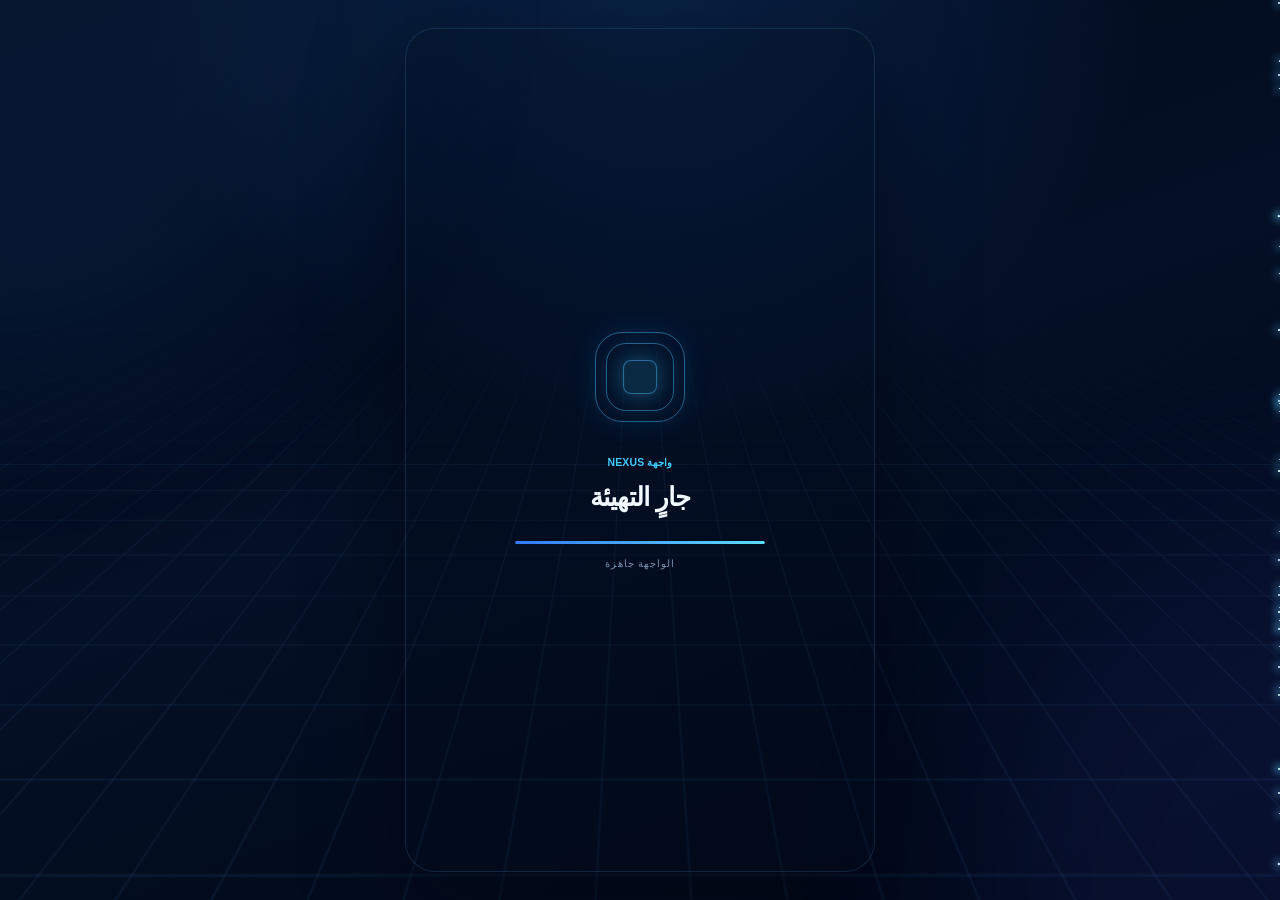
<file: index.html>
<!doctype html>
<html lang="ar" dir="rtl">
  <head>
    <meta charset="UTF-8" />
    <meta name="viewport" content="width=device-width, initial-scale=1, viewport-fit=cover" />
    <meta
      name="description"
      content="NEXUS — واجهة مستقبلية لاختيار البرنامج على الهاتف."
    />
    <meta name="theme-color" content="#030a1b" />
    <title>NEXUS — الواجهة السيبرانية</title>
    <link rel="stylesheet" href="styles.css" />
  </head>
  <body>
    <div class="ambient" aria-hidden="true">
      <div class="grid-plane"></div>
      <div class="aurora aurora--one"></div>
      <div class="aurora aurora--two"></div>
      <div class="stars" id="stars"></div>
    </div>

    <main class="app-shell" id="app">
      <section class="boot-screen" id="bootScreen" aria-label="تحميل NEXUS">
        <div class="boot-mark" aria-hidden="true">
          <span></span>
          <span></span>
          <span></span>
        </div>
        <p class="eyebrow">واجهة NEXUS</p>
        <h1 class="boot-title">جارٍ التهيئة</h1>
        <div class="boot-track"><span></span></div>
        <p class="boot-status" id="bootStatus" aria-live="polite">جارٍ تحميل الوحدات…</p>
      </section>

      <aside class="id-status-panel is-hidden" id="idStatusPanel" aria-live="polite">
        <div class="id-status-copy">
          <span>معرّفك</span>
          <strong id="savedIdValue">—</strong>
        </div>
        <div class="connection-state">
          <span class="offline-dot" aria-hidden="true"></span>
          <span>غير متصل</span>
        </div>
        <a
          class="connect-help"
          href="#"
          data-demo-action
        >كيفية الاتصال</a>
      </aside>

      <section class="screen auth-screen is-hidden" id="authScreen" aria-labelledby="authTitle">
        <header class="topbar">
          <a class="brand" href="#" aria-label="NEXUS — الصفحة الرئيسية">
            <span class="brand-glyph" aria-hidden="true">N</span>
            <span>NEXUS</span>
          </a>
        </header>

        <div class="hero-copy">
          <p class="eyebrow"><span aria-hidden="true">✦</span> دخول آمن</p>
          <h1 id="authTitle">تسجيل الدخول إلى <span>النظام</span></h1>
          <p>أدخل رمزًا مكوّنًا من 4 أرقام لفتح الواجهة.</p>
        </div>

        <form class="glass-panel auth-panel" id="authForm" novalidate>
          <div class="panel-sheen" aria-hidden="true"></div>
          <label for="codeInput">رمز الدخول</label>
          <div class="code-field" id="codeField">
            <input
              id="codeInput"
              name="code"
              type="text"
              inputmode="numeric"
              pattern="[0-9]*"
              maxlength="4"
              autocomplete="one-time-code"
              aria-describedby="codeError"
              placeholder="••••"
            />
            <span class="scan-line" aria-hidden="true"></span>
            <span class="field-icon" aria-hidden="true">
              <svg viewBox="0 0 24 24" role="img">
                <path d="M7 10V8a5 5 0 0 1 10 0v2m-9 0h8a2 2 0 0 1 2 2v7H6v-7a2 2 0 0 1 2-2Z" />
              </svg>
            </span>
          </div>
          <p class="field-error" id="codeError" role="alert"></p>
          <button class="primary-button" type="submit">
            <span>متابعة</span>
            <svg viewBox="0 0 24 24" aria-hidden="true">
              <path d="m9 18 6-6-6-6" />
            </svg>
          </button>
        </form>

      </section>

      <section class="screen programs-screen is-hidden" id="programsScreen" aria-labelledby="programsTitle">
        <header class="topbar">
          <a class="brand" href="#" id="resetLink" aria-label="العودة إلى شاشة الدخول">
            <span class="brand-glyph" aria-hidden="true">N</span>
            <span>NEXUS</span>
          </a>
        </header>

        <div class="programs-heading">
          <p class="eyebrow"><span aria-hidden="true">✦</span> اختيار الوحدة</p>
          <h1 id="programsTitle">اختر البرنامج</h1>
          <p>جميع المؤشرات أدناه تقديرية.</p>
        </div>

        <div class="program-grid" aria-label="البرامج">
          <article class="program-card" style="--card-delay: 0ms">
            <div class="program-image program-image--aviator">
              <img src="assets/aviator.webp" width="600" height="750" alt="AVIATOR" />
              <div class="image-glint" aria-hidden="true"></div>
            </div>
            <div class="card-body">
              <div class="card-title-row">
                <h2>AVIATOR</h2>
                <span class="active-dot" title="مؤشر مرئي" aria-hidden="true">✓</span>
              </div>
              <p class="active-label">نشط <small>تلقائي</small></p>
              <p class="activation-count"><strong>24</strong><span>عملية تفعيل<br />متبقية</span></p>
              <button class="activate-button" type="button" data-program="AVIATOR">تفعيل</button>
            </div>
          </article>

          <article class="program-card" style="--card-delay: 90ms">
            <div class="program-image program-image--apple">
              <img src="assets/apple-of-fortune.webp" width="600" height="750" alt="APPLE OF FORTUNE" />
              <div class="image-glint" aria-hidden="true"></div>
            </div>
            <div class="card-body">
              <div class="card-title-row">
                <h2>APPLE OF<br />FORTUNE</h2>
                <span class="active-dot" title="مؤشر مرئي" aria-hidden="true">✓</span>
              </div>
              <p class="active-label">نشط <small>تلقائي</small></p>
              <p class="activation-count"><strong>37</strong><span>عملية تفعيل<br />متبقية</span></p>
              <button class="activate-button" type="button" data-program="APPLE OF FORTUNE">تفعيل</button>
            </div>
          </article>

          <article class="program-card" style="--card-delay: 180ms">
            <div class="program-image program-image--crash">
              <img src="assets/crash.webp" width="600" height="750" alt="CRASH" />
              <div class="image-glint" aria-hidden="true"></div>
            </div>
            <div class="card-body">
              <div class="card-title-row">
                <h2>CRASH</h2>
                <span class="active-dot" title="مؤشر مرئي" aria-hidden="true">✓</span>
              </div>
              <p class="active-label">نشط <small>تلقائي</small></p>
              <p class="activation-count"><strong>16</strong><span>عملية تفعيل<br />متبقية</span></p>
              <button class="activate-button" type="button" data-program="CRASH">تفعيل</button>
            </div>
          </article>
        </div>

      </section>

      <section class="screen dashboard-screen is-hidden" id="dashboardScreen" aria-labelledby="dashboardTitle">
        <header class="topbar">
          <a class="brand" href="#" data-reset aria-label="العودة إلى شاشة الدخول">
            <span class="brand-glyph" aria-hidden="true">N</span>
            <span>NEXUS</span>
          </a>
        </header>

        <div class="dashboard-heading">
          <p class="eyebrow"><span aria-hidden="true">✦</span> مركز التحكم</p>
          <h1 id="dashboardTitle">النظام <span>جاهز</span></h1>
          <p>البرنامج المختار: <strong id="selectedProgramName">—</strong></p>
        </div>

        <div class="glass-panel control-panel">
          <div class="system-orbit" aria-hidden="true"><span>N</span></div>
          <p class="system-label">نواة NEXUS</p>
          <h2>الحصول على إشارة جديدة</h2>
          <p>أدخل معرّف الحساب في الخطوة التالية.</p>
          <button class="primary-button signal-button" id="signalButton" type="button">
            <span>الحصول على إشارة</span>
            <svg viewBox="0 0 24 24" aria-hidden="true"><path d="m9 18 6-6-6-6" /></svg>
          </button>
          <a
            class="support-link"
            href="#"
            data-demo-action
          >
            <svg viewBox="0 0 24 24" aria-hidden="true"><path d="m21 4-8 16-4-7-6-3 18-6Z" /><path d="m9 13 5-4" /></svg>
            مراسلة الدعم
          </a>
        </div>
      </section>

      <section class="screen id-screen is-hidden" id="idScreen" aria-labelledby="idTitle">
        <header class="topbar">
          <a class="brand" href="#" data-reset aria-label="العودة إلى شاشة الدخول">
            <span class="brand-glyph" aria-hidden="true">N</span>
            <span>NEXUS</span>
          </a>
        </header>

        <div class="id-heading">
          <p class="eyebrow"><span aria-hidden="true">✦</span> ربط الحساب</p>
          <h1 id="idTitle">أدخل المعرّف</h1>
          <p>استخدم معرّفًا رقميًا مكوّنًا من 10 أرقام.</p>
        </div>

        <form class="glass-panel id-form" id="idForm" novalidate>
          <div class="id-watermark" aria-hidden="true">1XBET ID</div>
          <label for="idInput">معرّف الحساب</label>
          <div class="code-field id-field" id="idField">
            <input
              id="idInput"
              name="account-id"
              type="text"
              inputmode="numeric"
              pattern="[0-9]*"
              maxlength="10"
              autocomplete="off"
              aria-describedby="idError"
              placeholder="0000000000"
            />
            <span class="scan-line" aria-hidden="true"></span>
            <span class="field-icon" aria-hidden="true">
              <svg viewBox="0 0 24 24"><circle cx="12" cy="8" r="3" /><path d="M5 20c.8-4 3-6 7-6s6.2 2 7 6" /></svg>
            </span>
          </div>
          <p class="field-error" id="idError" role="alert"></p>
          <button class="primary-button" type="submit">
            <span>متابعة</span>
            <svg viewBox="0 0 24 24" aria-hidden="true"><path d="m9 18 6-6-6-6" /></svg>
          </button>
        </form>

        <a
          class="quiet-help"
          href="#"
          data-demo-action
        >كيفية ربط الحساب؟</a>
      </section>

      <section class="screen result-screen is-hidden" id="resultScreen" aria-labelledby="resultTitle">
        <header class="topbar">
          <a class="brand" href="#" data-reset aria-label="العودة إلى شاشة الدخول">
            <span class="brand-glyph" aria-hidden="true">N</span>
            <span>NEXUS</span>
          </a>
        </header>

        <div class="glass-panel result-panel">
          <div class="error-emblem" aria-hidden="true">
            <svg viewBox="0 0 24 24"><path d="M12 3 2.8 20h18.4L12 3Z" /><path d="M12 9v5m0 3h.01" /></svg>
          </div>
          <p class="error-code">خطأ في الحساب</p>
          <h1 id="resultTitle">خطأ في الحساب</h1>
          <p class="result-copy">الحالة: إصدار الحساب قديم. للمتابعة، أنشئ حسابًا جديدًا. عند التسجيل، أدخل الرمز الترويجي <strong>RKT555</strong> إلزاميًا.</p>

          <div class="promo-card">
            <div>
              <span>الرمز الترويجي للتسجيل</span>
              <strong>RKT555</strong>
            </div>
            <button type="button" id="copyPromoButton" aria-label="نسخ الرمز الترويجي RKT555">نسخ</button>
          </div>

          <a
            class="registration-button"
            href="https://reffpa.com/L?tag=d_6177028m_18607c_&amp;site=6177028&amp;ad=18607&amp;r=registration"
            target="_blank"
            rel="noopener noreferrer"
          >إنشاء حساب جديد</a>
          <a
            class="result-support-button"
            href="#"
            data-demo-action
          >التواصل مع الدعم</a>
        </div>
      </section>

      <button class="chat-launcher is-hidden" id="chatLauncher" type="button" aria-controls="liveChat" aria-expanded="false">💬 فتح الدردشة</button>

      <section class="live-chat is-hidden" id="liveChat" aria-label="دردشة تلقائية">
        <header class="live-chat-header">
          <div class="live-chat-title">
            <span class="chat-online-dot" aria-hidden="true"></span>
            <strong>تواصل مباشر · تلقائي</strong>
          </div>
          <button class="chat-close" id="chatClose" type="button" aria-label="إغلاق الدردشة">×</button>
        </header>
        <div class="live-chat-messages" id="liveChatMessages" aria-live="polite"></div>
        <form class="live-chat-form" id="liveChatForm">
          <label class="sr-only" for="liveChatInput">رسالة</label>
          <input
            id="liveChatInput"
            type="text"
            maxlength="220"
            autocomplete="off"
            placeholder="اكتب سؤالك…"
          />
          <button type="submit" aria-label="إرسال الرسالة">
            <svg viewBox="0 0 24 24" aria-hidden="true">
              <path d="m21 4-8 16-4-7-6-3 18-6Z" />
              <path d="m9 13 5-4" />
            </svg>
          </button>
        </form>
      </section>

      <div class="transition-loader is-hidden" id="transitionLoader" aria-live="polite">
        <div class="loader-core" aria-hidden="true"><span></span></div>
        <p>جارٍ فتح الواجهة…</p>
      </div>

      <div class="toast" id="toast" role="status" aria-live="polite" aria-hidden="true">
        <span class="toast-icon" aria-hidden="true">i</span>
        <p><strong id="toastTitle">NEXUS</strong><br /><span id="toastMessage"></span></p>
        <button type="button" id="closeToast" aria-label="إغلاق الإشعار">×</button>
      </div>
    </main>

    <script src="script.js"></script>
  </body>
</html>
</file>
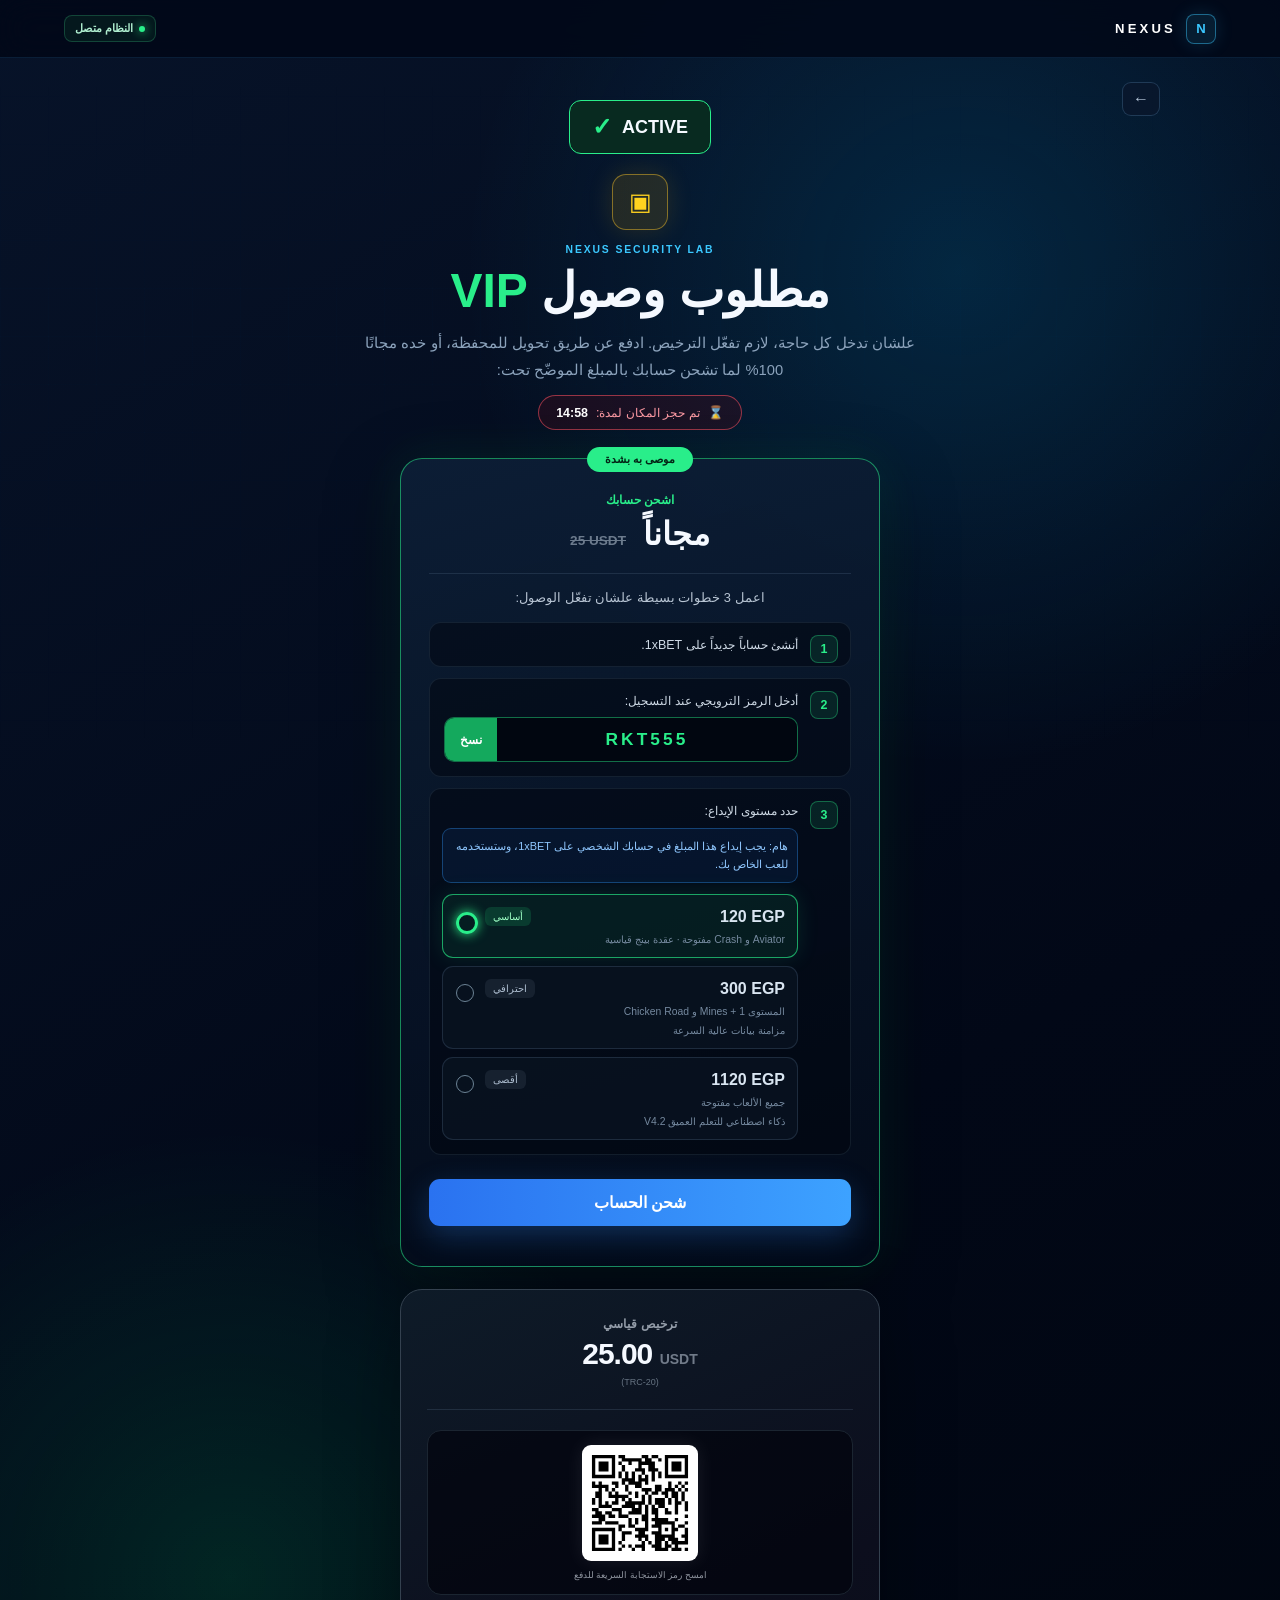
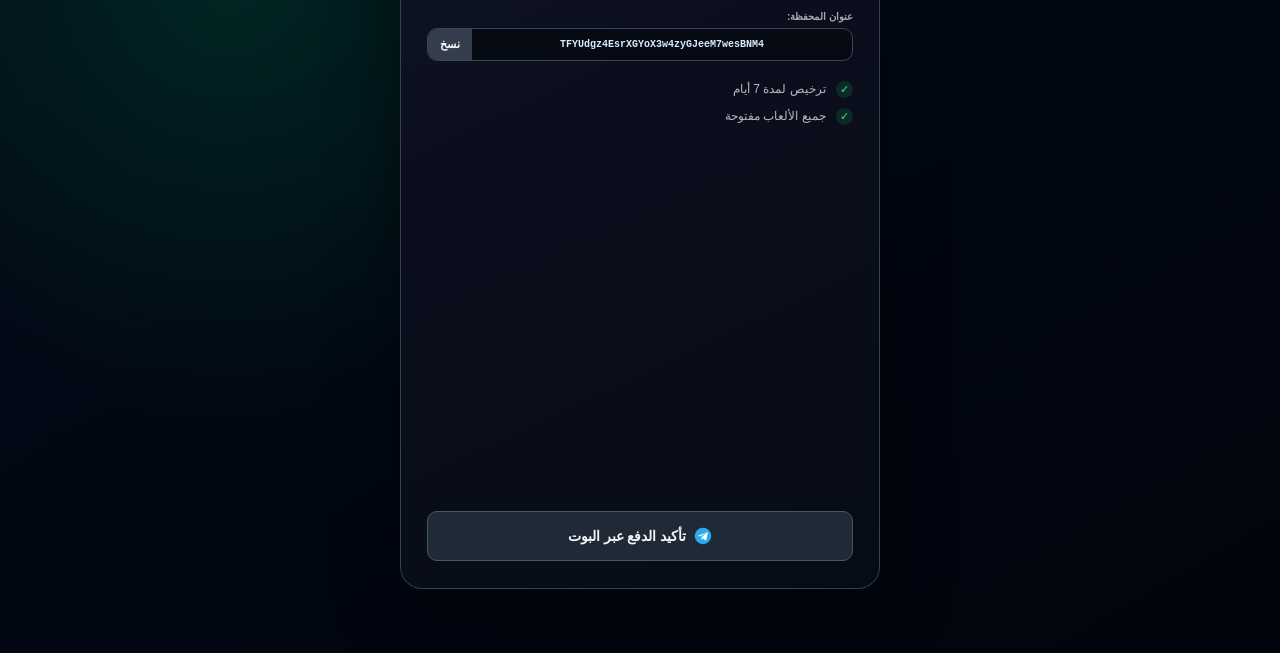
<file: vip.html>
<!doctype html>
<html lang="ar" dir="rtl">
<head>
  <meta charset="utf-8">
  <meta name="viewport" content="width=device-width, initial-scale=1">
  <meta name="theme-color" content="#041126">
  <title>NEXUS — بوابة VIP</title>
  <link rel="stylesheet" href="vip.css">
  <style>
    .educational-banner { display: inline-flex; align-items: center; gap: 10px; padding: 12px 22px; margin: 0 0 20px; border: 1px solid #29ee8a; border-radius: 12px; color: #f5f9ff; background: #082a20; font-size: 18px; font-weight: 800; }
    .educational-banner span { color: #29ee8a; font-size: 24px; }
    .plans { grid-template-columns: minmax(0, 1fr); max-width: 480px; }
    .panel { min-height: auto; }
    .tier { position: relative; padding-left: 42px; transition: transform .18s, border-color .18s, background .18s, box-shadow .18s; }
    .tier::after { content: ""; position: absolute; left: 13px; top: 17px; width: 16px; height: 16px; border: 1px solid #6c8395; border-radius: 50%; }
    .tier.is-selected::after { border: 3px solid #29ee8a; box-shadow: 0 0 12px #29ee8a; }
    button, .back-link, .brand { transition: transform .18s, filter .18s, box-shadow .18s; }
    button:hover, .back-link:hover, .brand:hover { filter: brightness(1.18); transform: translateY(-2px); }
    .tier:hover { border-color: #29ee8a; }
    button:active, .back-link:active, .brand:active { transform: scale(.97); filter: brightness(1.3); }
    button:focus-visible, a:focus-visible { outline: 2px solid #3bc8ff; outline-offset: 4px; }
    .primary-button { margin-top: 4px; animation: button-glow 1.8s ease-in-out infinite; }
    .tier.is-selected { animation: tier-glow 2s ease-in-out infinite; }
    .copy-field button { animation: copy-glow 2s ease-in-out infinite; }
    @keyframes button-glow { 50% { box-shadow: 0 0 28px rgba(46,140,255,.65); filter: brightness(1.15); } }
    @keyframes tier-glow { 50% { box-shadow: 0 0 24px rgba(41,238,138,.32); } }
    @keyframes copy-glow { 50% { filter: brightness(1.3); } }
    @media (prefers-reduced-motion: reduce) { *, *::before, *::after { animation: none !important; transition: none !important; } }

    .paid-panel { min-height: 900px; padding: 27px 26px; border-color: #34414f; background: linear-gradient(155deg, #0e1b28 0%, #0c0e1d 42%, #060c15 100%); }
    .paid-panel .panel-heading { padding: 0 0 20px; }
    .paid-panel .panel-heading > span { font-size: 12px; color: #949da9; margin-bottom: 6px; }
    .paid-panel .panel-heading strong { font-size: 30px; letter-spacing: -1px; }
    .paid-panel .panel-heading strong small { color: #717b89; font-size: 14px; letter-spacing: 0; }
    .paid-panel .panel-heading > small { font-size: 9px; color: #667382; }
    .payment-qr { display: flex; flex-direction: column; align-items: center; justify-content: center; gap: 9px; padding: 14px; margin: 20px 0 16px; min-height: 163px; border: 1px solid #1b2531; border-radius: 14px; background: rgba(0, 3, 11, .65); }
    .payment-qr-code { width: 116px; height: 116px; padding: 0; border-radius: 9px; overflow: hidden; background: #fff; box-shadow: 0 0 20px #ffffff16; }
    .payment-qr-code svg { display: block; width: 100%; height: 100%; }
    .payment-qr p { margin: 0; color: #9096a0; font-size: 9px; }
    .paid-panel .field-label { font-size: 10px; color: #a4a8b0; margin-bottom: 6px; }
    .paid-panel .copy-field { height: 33px; border-color: #3a4453; background: #060b13; }
    .paid-panel .copy-field input { font-family: monospace; font-size: 10px; padding: 6px; }
    .paid-panel .copy-field button { padding: 0 12px; background: #343e4d; font-size: 11px; animation: none; }
    .paid-panel .features { font-size: 12px; gap: 10px; color: #b8bac2; }
    .paid-panel .features i { width: 17px; height: 17px; font-size: 11px; }
    .payment-confirm { display: flex; align-items: center; justify-content: center; gap: 8px; margin-top: auto; min-height: 50px; padding: 14px 12px; border: 1px solid #4a5564; border-radius: 10px; color: #f4f5f8; background: #202a37; font-size: 14px; font-weight: 900; text-decoration: none; transition: filter .18s; }
    .payment-confirm:hover { filter: brightness(1.15); }
    .payment-confirm svg { width: 18px; height: 18px; flex-shrink: 0; }
    a.primary-button { display: block; text-align: center; text-decoration: none; }
  </style>
</head>
<body>
  <div class="grid-bg" aria-hidden="true"></div>
  <header class="topbar">
    <a class="brand" href="index.html" aria-label="NEXUS — الصفحة الرئيسية"><span>N</span>NEXUS</a>
    <div class="topbar-status">
      <span class="status-pill"><i></i>النظام متصل</span>
    </div>
  </header>

  <main class="page-shell">
    <a class="back-link" href="index.html" aria-label="العودة">←</a>

    <section class="hero">
      <p class="educational-banner" lang="ru" dir="ltr"><span aria-hidden="true">✓</span> ACTIVE</p>
      <div class="lock-icon" aria-hidden="true">▣</div>
      <p class="eyebrow">NEXUS SECURITY LAB</p>
      <h1>مطلوب وصول <span>VIP</span></h1>
      <p class="lead">علشان تدخل كل حاجة، لازم تفعّل الترخيص. ادفع عن طريق تحويل للمحفظة، أو خده مجانًا 100% لما تشحن حسابك بالمبلغ الموضّح تحت:</p>
      <div class="timer"><span aria-hidden="true">⌛</span> تم حجز المكان لمدة: <b id="slotTimer" dir="ltr">15:00</b></div>
    </section>

    <section class="plans" aria-label="خيارات الوصول">
      <article class="panel sponsor-panel">
        <span class="recommended">موصى به بشدة</span>
        <div class="panel-heading green">
          <span>اشحن حسابك</span>
          <strong>مجاناً <del dir="ltr">25 USDT</del></strong>
        </div>

        <p class="card-copy">اعمل 3 خطوات بسيطة علشان تفعّل الوصول:</p>

        <ol class="steps">
          <li><b>1</b><span>أنشئ حساباً جديداً على 1xBET.</span></li>
          <li class="promo-step">
            <b>2</b>
            <span>أدخل الرمز الترويجي عند التسجيل:</span>
            <div class="copy-field promo" dir="ltr">
              <button type="button" data-copy="promoCode">نسخ</button>
              <input id="promoCode" value="RKT555" readonly>
            </div>
          </li>
          <li class="tier-step">
            <b>3</b><span>حدد مستوى الإيداع:</span>
            <p class="notice">هام: يجب إيداع هذا المبلغ في حسابك الشخصي على 1xBET، وستستخدمه للعب الخاص بك.</p>
            <div class="tiers" id="tiers">
              <button class="tier is-selected" type="button" data-tier="1">
                <span><strong dir="ltr">120 EGP</strong><em>أساسي</em></span>
                <small>Aviator و Crash مفتوحة · عقدة بينج قياسية</small>
              </button>
              <button class="tier" type="button" data-tier="2">
                <span><strong dir="ltr">300 EGP</strong><em>احترافي</em></span>
                <small>المستوى 1 + Mines و Chicken Road</small>
                <small>مزامنة بيانات عالية السرعة</small>
              </button>
              <button class="tier" type="button" data-tier="120">
                <span><strong dir="ltr">1120 EGP</strong><em>أقصى</em></span>
                <small>جميع الألعاب مفتوحة</small>
                <small>ذكاء اصطناعي للتعلم العميق V4.2</small>
              </button>
            </div>
          </li>
        </ol>
<a class="primary-button" href="https://reffpa.com/L?tag=d_6177028m_18607c_&amp;site=6177028&amp;ad=18607&amp;r=registration" target="_blank" rel="noopener noreferrer">
  شحن الحساب
</a>
        <p class="safety-note" lang="ru" dir="ltr"></p>
      </article>

      <article class="panel paid-panel" aria-label="ترخيص قياسي">
        <div class="panel-heading">
          <span>ترخيص قياسي</span>
          <strong dir="ltr">25.00 <small>USDT</small></strong>
          <small dir="ltr">(TRC-20)</small>
        </div>
        <div class="payment-qr">
          <div class="payment-qr-code" role="img" aria-label="رمز QR لعنوان محفظة USDT TRC-20"><svg width="35mm" height="35mm" version="1.1" viewBox="0 0 35 35" xmlns="http://www.w3.org/2000/svg"><path d="M3,3H4V4H3zM4,3H5V4H4zM5,3H6V4H5zM6,3H7V4H6zM7,3H8V4H7zM8,3H9V4H8zM9,3H10V4H9zM11,3H12V4H11zM12,3H13V4H12zM18,3H19V4H18zM19,3H20V4H19zM21,3H22V4H21zM22,3H23V4H22zM25,3H26V4H25zM26,3H27V4H26zM27,3H28V4H27zM28,3H29V4H28zM29,3H30V4H29zM30,3H31V4H30zM31,3H32V4H31zM3,4H4V5H3zM9,4H10V5H9zM12,4H13V5H12zM13,4H14V5H13zM14,4H15V5H14zM15,4H16V5H15zM16,4H17V5H16zM17,4H18V5H17zM19,4H20V5H19zM20,4H21V5H20zM23,4H24V5H23zM25,4H26V5H25zM31,4H32V5H31zM3,5H4V6H3zM5,5H6V6H5zM6,5H7V6H6zM7,5H8V6H7zM9,5H10V6H9zM11,5H12V6H11zM14,5H15V6H14zM17,5H18V6H17zM18,5H19V6H18zM19,5H20V6H19zM20,5H21V6H20zM21,5H22V6H21zM25,5H26V6H25zM27,5H28V6H27zM28,5H29V6H28zM29,5H30V6H29zM31,5H32V6H31zM3,6H4V7H3zM5,6H6V7H5zM6,6H7V7H6zM7,6H8V7H7zM9,6H10V7H9zM12,6H13V7H12zM17,6H18V7H17zM20,6H21V7H20zM21,6H22V7H21zM25,6H26V7H25zM27,6H28V7H27zM28,6H29V7H28zM29,6H30V7H29zM31,6H32V7H31zM3,7H4V8H3zM5,7H6V8H5zM6,7H7V8H6zM7,7H8V8H7zM9,7H10V8H9zM12,7H13V8H12zM16,7H17V8H16zM17,7H18V8H17zM18,7H19V8H18zM20,7H21V8H20zM21,7H22V8H21zM22,7H23V8H22zM25,7H26V8H25zM27,7H28V8H27zM28,7H29V8H28zM29,7H30V8H29zM31,7H32V8H31zM3,8H4V9H3zM9,8H10V9H9zM11,8H12V9H11zM13,8H14V9H13zM15,8H16V9H15zM18,8H19V9H18zM21,8H22V9H21zM23,8H24V9H23zM25,8H26V9H25zM31,8H32V9H31zM3,9H4V10H3zM4,9H5V10H4zM5,9H6V10H5zM6,9H7V10H6zM7,9H8V10H7zM8,9H9V10H8zM9,9H10V10H9zM11,9H12V10H11zM13,9H14V10H13zM15,9H16V10H15zM17,9H18V10H17zM19,9H20V10H19zM21,9H22V10H21zM23,9H24V10H23zM25,9H26V10H25zM26,9H27V10H26zM27,9H28V10H27zM28,9H29V10H28zM29,9H30V10H29zM30,9H31V10H30zM31,9H32V10H31zM12,10H13V11H12zM13,10H14V11H13zM14,10H15V11H14zM15,10H16V11H15zM17,10H18V11H17zM18,10H19V11H18zM19,10H20V11H19zM21,10H22V11H21zM3,11H4V12H3zM5,11H6V12H5zM9,11H10V12H9zM10,11H11V12H10zM12,11H13V12H12zM14,11H15V12H14zM15,11H16V12H15zM16,11H17V12H16zM17,11H18V12H17zM19,11H20V12H19zM26,11H27V12H26zM29,11H30V12H29zM31,11H32V12H31zM3,12H4V13H3zM4,12H5V13H4zM5,12H6V13H5zM6,12H7V13H6zM7,12H8V13H7zM10,12H11V13H10zM13,12H14V13H13zM16,12H17V13H16zM17,12H18V13H17zM22,12H23V13H22zM23,12H24V13H23zM26,12H27V13H26zM28,12H29V13H28zM30,12H31V13H30zM5,13H6V14H5zM7,13H8V14H7zM9,13H10V14H9zM13,13H14V14H13zM18,13H19V14H18zM19,13H20V14H19zM20,13H21V14H20zM22,13H23V14H22zM23,13H24V14H23zM25,13H26V14H25zM26,13H27V14H26zM27,13H28V14H27zM29,13H30V14H29zM31,13H32V14H31zM4,14H5V15H4zM5,14H6V15H5zM8,14H9V15H8zM10,14H11V15H10zM14,14H15V15H14zM16,14H17V15H16zM19,14H20V15H19zM21,14H22V15H21zM22,14H23V15H22zM24,14H25V15H24zM25,14H26V15H25zM27,14H28V15H27zM28,14H29V15H28zM30,14H31V15H30zM4,15H5V16H4zM5,15H6V16H5zM8,15H9V16H8zM9,15H10V16H9zM10,15H11V16H10zM11,15H12V16H11zM12,15H13V16H12zM13,15H14V16H13zM16,15H17V16H16zM18,15H19V16H18zM20,15H21V16H20zM25,15H26V16H25zM27,15H28V16H27zM28,15H29V16H28zM30,15H31V16H30zM3,16H4V17H3zM5,16H6V17H5zM10,16H11V17H10zM12,16H13V17H12zM14,16H15V17H14zM18,16H19V17H18zM20,16H21V17H20zM22,16H23V17H22zM23,16H24V17H23zM24,16H25V17H24zM26,16H27V17H26zM28,16H29V17H28zM30,16H31V17H30zM3,17H4V18H3zM5,17H6V18H5zM7,17H8V18H7zM9,17H10V18H9zM10,17H11V18H10zM13,17H14V18H13zM14,17H15V18H14zM15,17H16V18H15zM16,17H17V18H16zM17,17H18V18H17zM18,17H19V18H18zM20,17H21V18H20zM22,17H23V18H22zM23,17H24V18H23zM24,17H25V18H24zM26,17H27V18H26zM28,17H29V18H28zM29,17H30V18H29zM31,17H32V18H31zM5,18H6V19H5zM6,18H7V19H6zM7,18H8V19H7zM8,18H9V19H8zM12,18H13V19H12zM13,18H14V19H13zM14,18H15V19H14zM15,18H16V19H15zM17,18H18V19H17zM19,18H20V19H19zM21,18H22V19H21zM23,18H24V19H23zM24,18H25V19H24zM28,18H29V19H28zM31,18H32V19H31zM3,19H4V20H3zM4,19H5V20H4zM9,19H10V20H9zM10,19H11V20H10zM11,19H12V20H11zM15,19H16V20H15zM16,19H17V20H16zM17,19H18V20H17zM19,19H20V20H19zM21,19H22V20H21zM22,19H23V20H22zM25,19H26V20H25zM28,19H29V20H28zM31,19H32V20H31zM4,20H5V21H4zM5,20H6V21H5zM7,20H8V21H7zM8,20H9V21H8zM11,20H12V21H11zM14,20H15V21H14zM15,20H16V21H15zM16,20H17V21H16zM17,20H18V21H17zM19,20H20V21H19zM21,20H22V21H21zM22,20H23V21H22zM25,20H26V21H25zM26,20H27V21H26zM28,20H29V21H28zM3,21H4V22H3zM4,21H5V22H4zM5,21H6V22H5zM6,21H7V22H6zM8,21H9V22H8zM9,21H10V22H9zM11,21H12V22H11zM12,21H13V22H12zM13,21H14V22H13zM18,21H19V22H18zM19,21H20V22H19zM22,21H23V22H22zM31,21H32V22H31zM5,22H6V23H5zM6,22H7V23H6zM14,22H15V23H14zM16,22H17V23H16zM18,22H19V23H18zM19,22H20V23H19zM21,22H22V23H21zM22,22H23V23H22zM23,22H24V23H23zM24,22H25V23H24zM25,22H26V23H25zM28,22H29V23H28zM3,23H4V24H3zM4,23H5V24H4zM5,23H6V24H5zM7,23H8V24H7zM8,23H9V24H8zM9,23H10V24H9zM10,23H11V24H10zM14,23H15V24H14zM16,23H17V24H16zM19,23H20V24H19zM22,23H23V24H22zM23,23H24V24H23zM24,23H25V24H24zM25,23H26V24H25zM26,23H27V24H26zM27,23H28V24H27zM31,23H32V24H31zM11,24H12V25H11zM12,24H13V25H12zM14,24H15V25H14zM15,24H16V25H15zM19,24H20V25H19zM21,24H22V25H21zM22,24H23V25H22zM23,24H24V25H23zM27,24H28V25H27zM29,24H30V25H29zM30,24H31V25H30zM3,25H4V26H3zM4,25H5V26H4zM5,25H6V26H5zM6,25H7V26H6zM7,25H8V26H7zM8,25H9V26H8zM9,25H10V26H9zM11,25H12V26H11zM16,25H17V26H16zM17,25H18V26H17zM18,25H19V26H18zM19,25H20V26H19zM23,25H24V26H23zM25,25H26V26H25zM27,25H28V26H27zM28,25H29V26H28zM31,25H32V26H31zM3,26H4V27H3zM9,26H10V27H9zM12,26H13V27H12zM13,26H14V27H13zM14,26H15V27H14zM17,26H18V27H17zM18,26H19V27H18zM21,26H22V27H21zM22,26H23V27H22zM23,26H24V27H23zM27,26H28V27H27zM31,26H32V27H31zM3,27H4V28H3zM5,27H6V28H5zM6,27H7V28H6zM7,27H8V28H7zM9,27H10V28H9zM12,27H13V28H12zM16,27H17V28H16zM17,27H18V28H17zM18,27H19V28H18zM19,27H20V28H19zM22,27H23V28H22zM23,27H24V28H23zM24,27H25V28H24zM25,27H26V28H25zM26,27H27V28H26zM27,27H28V28H27zM30,27H31V28H30zM31,27H32V28H31zM3,28H4V29H3zM5,28H6V29H5zM6,28H7V29H6zM7,28H8V29H7zM9,28H10V29H9zM12,28H13V29H12zM17,28H18V29H17zM19,28H20V29H19zM22,28H23V29H22zM23,28H24V29H23zM24,28H25V29H24zM26,28H27V29H26zM27,28H28V29H27zM28,28H29V29H28zM31,28H32V29H31zM3,29H4V30H3zM5,29H6V30H5zM6,29H7V30H6zM7,29H8V30H7zM9,29H10V30H9zM11,29H12V30H11zM18,29H19V30H18zM20,29H21V30H20zM22,29H23V30H22zM23,29H24V30H23zM25,29H26V30H25zM27,29H28V30H27zM28,29H29V30H28zM29,29H30V30H29zM30,29H31V30H30zM31,29H32V30H31zM3,30H4V31H3zM9,30H10V31H9zM12,30H13V31H12zM14,30H15V31H14zM16,30H17V31H16zM17,30H18V31H17zM18,30H19V31H18zM21,30H22V31H21zM22,30H23V31H22zM23,30H24V31H23zM25,30H26V31H25zM26,30H27V31H26zM28,30H29V31H28zM3,31H4V32H3zM4,31H5V32H4zM5,31H6V32H5zM6,31H7V32H6zM7,31H8V32H7zM8,31H9V32H8zM9,31H10V32H9zM11,31H12V32H11zM15,31H16V32H15zM18,31H19V32H18zM22,31H23V32H22zM23,31H24V32H23zM24,31H25V32H24zM25,31H26V32H25zM27,31H28V32H27zM28,31H29V32H28zM29,31H30V32H29zM31,31H32V32H31z" id="qr-path" fill="#000000" fill-opacity="1" fill-rule="nonzero" stroke="none"/></svg></div>
          <p>امسح رمز الاستجابة السريعة للدفع</p>
        </div>
        <label class="field-label" for="paymentWallet">عنوان المحفظة:</label>
        <div class="copy-field" dir="ltr">
          <button type="button" data-copy="paymentWallet" aria-label="نسخ عنوان المحفظة">نسخ</button>
          <input id="paymentWallet" value="TFYUdgz4EsrXGYoX3w4zyGJeeM7wesBNM4" readonly spellcheck="false" aria-label="عنوان محفظة USDT TRC-20">
        </div>
        <ul class="features">
          <li><i aria-hidden="true">✓</i> ترخيص لمدة 7 أيام</li>
          <li><i aria-hidden="true">✓</i> جميع الألعاب مفتوحة</li>
        </ul>
        <a class="payment-confirm" href="https://t.me/MEHDIAPK_bot">
          <svg viewBox="0 0 24 24" aria-hidden="true"><circle cx="12" cy="12" r="11" fill="#2aabee"/><path d="m5.5 11.6 12-4.6c.6-.2 1.1.1.9.9l-2 9.1c-.1.7-.6.9-1.2.5l-3.1-2.3-1.5 1.4c-.2.2-.3.3-.6.3l.2-3.2 6-5.4c.3-.2-.1-.4-.4-.2l-7.4 4.7-3.1-1c-.7-.2-.7-.6.2-.9Z" fill="#fff"/></svg>
          <span>تأكيد الدفع عبر البوت</span>
        </a>
      </article>
    </section>
  </main>
  <script>
    document.querySelectorAll("[data-copy]").forEach(button => {
      button.addEventListener("click", async () => {
        const input = document.getElementById(button.dataset.copy);
        try { await navigator.clipboard.writeText(input.value); }
        catch { input.select(); document.execCommand("copy"); }
      });
    });
    const timerEnd = Date.now() + 15 * 60 * 1000;
    window.setInterval(() => {
      const seconds = Math.max(0, Math.ceil((timerEnd - Date.now()) / 1000));
      document.querySelector("#slotTimer").textContent =
        String(Math.floor(seconds / 60)).padStart(2, "0") + ":" +
        String(seconds % 60).padStart(2, "0");
    }, 1000);
    const tiers = [...document.querySelectorAll(".tier")];
    document.querySelector("#tiers").setAttribute("role", "group");
    tiers.forEach(button => {
      button.setAttribute("aria-pressed", String(button.classList.contains("is-selected")));
      button.addEventListener("click", () => {
        tiers.forEach(tier => {
          tier.classList.toggle("is-selected", tier === button);
          tier.setAttribute("aria-pressed", String(tier === button));
        });
      });
    });
  </script>
</body>
</html>
</file>
<file: styles.css>
:root {
  color-scheme: dark;
  --bg: #020817;
  --panel: rgba(11, 28, 58, 0.55);
  --panel-strong: rgba(9, 24, 50, 0.82);
  --line: rgba(111, 196, 255, 0.2);
  --line-bright: rgba(86, 199, 255, 0.58);
  --text: #f2f8ff;
  --muted: #8ea8c6;
  --cyan: #42ccff;
  --blue: #3579ff;
  --green: #43f89b;
  --red: #ff5d76;
  --shadow: 0 28px 70px rgba(0, 3, 15, 0.52);
  font-family: "Noto Sans Arabic", Tahoma, Arial, "Segoe UI", sans-serif;
}

* {
  box-sizing: border-box;
}

html {
  min-width: 0;
  min-height: 100%;
  background: var(--bg);
}

body {
  min-width: 0;
  min-height: 100svh;
  margin: 0;
  overflow-x: hidden;
  background:
    radial-gradient(circle at 50% -10%, rgba(26, 104, 194, 0.28), transparent 45%),
    linear-gradient(160deg, #020817 0%, #041026 48%, #020716 100%);
  color: var(--text);
}

html[dir="rtl"] body {
  direction: rtl;
  text-align: right;
}

html[dir="rtl"] .brand,
html[dir="rtl"] .program-card h2,
html[dir="rtl"] .id-watermark,
html[dir="rtl"] #savedIdValue,
html[dir="rtl"] .promo-card strong {
  direction: ltr;
  font-family: Inter, ui-sans-serif, -apple-system, BlinkMacSystemFont, "Segoe UI", sans-serif;
}

html[dir="rtl"] .hero-copy h1,
html[dir="rtl"] .programs-heading h1,
html[dir="rtl"] .dashboard-heading h1,
html[dir="rtl"] .id-heading h1,
html[dir="rtl"] .result-panel h1 {
  letter-spacing: 0;
  line-height: 1.16;
}

html[dir="rtl"] .eyebrow,
html[dir="rtl"] .auth-panel label,
html[dir="rtl"] .id-form label,
html[dir="rtl"] .system-label,
html[dir="rtl"] .transition-loader p,
html[dir="rtl"] .live-chat-title strong {
  letter-spacing: 0.02em;
}

html[dir="rtl"] .eyebrow span {
  margin-right: 0;
  margin-left: 4px;
}

html[dir="rtl"] .code-field input {
  direction: ltr;
  padding: 0 17px 0 54px;
  text-align: left;
}

html[dir="rtl"] .field-icon {
  right: auto;
  left: 17px;
}

html[dir="rtl"] .primary-button svg {
  transform: scaleX(-1);
}

html[dir="rtl"] .primary-button:hover svg {
  transform: translateX(-3px) scaleX(-1);
}

button,
input {
  font: inherit;
}

button,
a {
  -webkit-tap-highlight-color: transparent;
}

button:focus-visible,
a:focus-visible,
input:focus-visible {
  outline: 2px solid #9ce5ff;
  outline-offset: 3px;
}

.ambient {
  position: fixed;
  inset: 0;
  z-index: 0;
  overflow: hidden;
  pointer-events: none;
}

.grid-plane {
  position: absolute;
  inset: -35% -50%;
  background-image:
    linear-gradient(rgba(85, 179, 255, 0.07) 1px, transparent 1px),
    linear-gradient(90deg, rgba(85, 179, 255, 0.07) 1px, transparent 1px);
  background-size: 42px 42px;
  mask-image: linear-gradient(to bottom, transparent 5%, black 36%, black 78%, transparent 100%);
  transform: perspective(560px) rotateX(58deg) translateY(16%);
  transform-origin: center;
  animation: grid-drift 14s linear infinite;
}

.aurora {
  position: absolute;
  width: 48rem;
  height: 48rem;
  border-radius: 50%;
  filter: blur(110px);
  opacity: 0.1;
}

.aurora--one {
  top: -25rem;
  left: -25rem;
  background: #2c96ff;
  animation: float-one 15s ease-in-out infinite alternate;
}

.aurora--two {
  right: -29rem;
  bottom: -24rem;
  background: #4a5cff;
  animation: float-two 18s ease-in-out infinite alternate;
}

.stars,
.star {
  position: absolute;
  inset: 0;
}

.star {
  left: var(--x);
  top: var(--y);
  width: var(--size);
  height: var(--size);
  border-radius: 50%;
  background: #dff7ff;
  box-shadow: 0 0 9px 2px rgba(97, 204, 255, 0.7);
  animation: twinkle var(--duration) ease-in-out var(--delay) infinite;
}

.star:nth-child(4n) {
  border-radius: 0;
  transform: rotate(45deg);
}

.app-shell {
  position: relative;
  z-index: 1;
  width: min(100%, 470px);
  min-height: 100svh;
  margin: 0 auto;
  isolation: isolate;
}

.screen {
  min-height: 100svh;
  padding: max(22px, env(safe-area-inset-top)) 20px max(24px, env(safe-area-inset-bottom));
  animation: screen-in 600ms cubic-bezier(0.22, 1, 0.36, 1) both;
}

.is-hidden {
  display: none !important;
}

.topbar {
  display: flex;
  align-items: center;
  justify-content: space-between;
  min-height: 40px;
}

.brand {
  display: inline-flex;
  gap: 9px;
  align-items: center;
  color: var(--text);
  font-size: 0.86rem;
  font-weight: 800;
  letter-spacing: 0.22em;
  text-decoration: none;
}

.brand-glyph {
  display: grid;
  width: 30px;
  height: 30px;
  place-items: center;
  border: 1px solid rgba(99, 211, 255, 0.48);
  border-radius: 9px;
  background: linear-gradient(145deg, rgba(61, 168, 255, 0.22), rgba(24, 61, 115, 0.18));
  box-shadow: inset 0 0 18px rgba(60, 181, 255, 0.12), 0 0 18px rgba(42, 159, 255, 0.14);
  color: #aeeaff;
  font-size: 0.75rem;
  letter-spacing: 0;
}

.hero-copy {
  margin-top: clamp(76px, 15vh, 135px);
}

.eyebrow {
  margin: 0 0 13px;
  color: var(--cyan);
  font-size: 0.65rem;
  font-weight: 760;
  letter-spacing: 0.24em;
}

.eyebrow span {
  margin-right: 4px;
  text-shadow: 0 0 12px var(--cyan);
}

.hero-copy h1,
.programs-heading h1 {
  margin: 0;
  font-size: clamp(2rem, 10vw, 3.2rem);
  font-weight: 760;
  letter-spacing: -0.052em;
  line-height: 0.96;
}

.hero-copy h1 span {
  display: block;
  background: linear-gradient(90deg, #ffffff, #70d7ff 70%);
  -webkit-background-clip: text;
  background-clip: text;
  color: transparent;
}

.hero-copy > p:last-child,
.programs-heading > p:last-child {
  max-width: 330px;
  margin: 18px 0 0;
  color: var(--muted);
  font-size: 0.82rem;
  line-height: 1.6;
}

.glass-panel {
  position: relative;
  overflow: hidden;
  border: 1px solid var(--line);
  border-radius: 22px;
  background:
    linear-gradient(145deg, rgba(255, 255, 255, 0.055), transparent 42%),
    var(--panel);
  box-shadow: var(--shadow), inset 0 1px rgba(255, 255, 255, 0.04);
  -webkit-backdrop-filter: blur(20px);
  backdrop-filter: blur(20px);
}

.auth-panel {
  margin-top: 34px;
  padding: 22px;
}

.panel-sheen {
  position: absolute;
  top: -70%;
  left: -40%;
  width: 70%;
  height: 210%;
  transform: rotate(24deg);
  background: linear-gradient(90deg, transparent, rgba(110, 219, 255, 0.04), transparent);
  animation: sheen 7s ease-in-out infinite;
  pointer-events: none;
}

.auth-panel label {
  display: block;
  margin: 0 0 10px;
  color: #cce8ff;
  font-size: 0.71rem;
  font-weight: 680;
  letter-spacing: 0.09em;
  text-transform: uppercase;
}

.code-field {
  position: relative;
  overflow: hidden;
  border: 1px solid rgba(107, 186, 255, 0.24);
  border-radius: 13px;
  background: rgba(2, 10, 28, 0.62);
  transition: border-color 180ms ease, box-shadow 180ms ease;
}

.code-field:focus-within {
  border-color: rgba(85, 206, 255, 0.72);
  box-shadow: 0 0 0 3px rgba(49, 158, 255, 0.08), inset 0 0 20px rgba(45, 139, 255, 0.05);
}

.code-field.has-error {
  border-color: rgba(255, 93, 118, 0.78);
  box-shadow: 0 0 0 3px rgba(255, 93, 118, 0.08);
  animation: shake 320ms ease-out;
}

.code-field input {
  display: block;
  width: 100%;
  height: 58px;
  border: 0;
  outline: 0;
  padding: 0 54px 0 17px;
  background: transparent;
  color: #eaf8ff;
  caret-color: var(--cyan);
  font-size: 1.22rem;
  font-weight: 720;
  letter-spacing: 0.48em;
}

.code-field input::placeholder {
  color: rgba(121, 163, 201, 0.52);
  letter-spacing: 0.48em;
}

.field-icon {
  position: absolute;
  top: 50%;
  right: 17px;
  width: 22px;
  height: 22px;
  transform: translateY(-50%);
  color: #68cdf5;
}

.field-icon svg,
.primary-button svg {
  width: 100%;
  height: 100%;
  fill: none;
  stroke: currentColor;
  stroke-linecap: round;
  stroke-linejoin: round;
  stroke-width: 1.65;
}

.scan-line {
  position: absolute;
  top: 0;
  bottom: 0;
  left: 0;
  width: 40%;
  transform: translateX(-120%);
  background: linear-gradient(90deg, transparent, rgba(90, 213, 255, 0.08), transparent);
  animation: input-scan 4s ease-in-out infinite;
  pointer-events: none;
}

.field-hint,
.field-error {
  margin: 9px 1px 0;
  font-size: 0.68rem;
  line-height: 1.45;
}

.field-hint {
  color: #728daa;
}

.field-hint strong {
  color: #9ec7e8;
  letter-spacing: 0.14em;
}

.field-error {
  min-height: 1em;
  color: #ff8295;
}

.primary-button {
  display: flex;
  width: 100%;
  min-height: 52px;
  align-items: center;
  justify-content: center;
  gap: 10px;
  margin-top: 17px;
  border: 1px solid rgba(113, 211, 255, 0.42);
  border-radius: 13px;
  background: linear-gradient(100deg, #196ee7, #2aaaf6);
  box-shadow: 0 12px 28px rgba(31, 118, 223, 0.23), inset 0 1px rgba(255, 255, 255, 0.28);
  color: white;
  cursor: pointer;
  font-size: 0.8rem;
  font-weight: 750;
  letter-spacing: 0.045em;
  transition: transform 150ms ease, filter 150ms ease, box-shadow 150ms ease;
}

.primary-button svg {
  width: 17px;
  height: 17px;
  transition: transform 150ms ease;
}

.primary-button:hover {
  filter: brightness(1.08);
  box-shadow: 0 14px 34px rgba(31, 137, 245, 0.33), inset 0 1px rgba(255, 255, 255, 0.28);
}

.primary-button:hover svg {
  transform: translateX(3px);
}

.primary-button:active,
.activate-button:active {
  transform: translateY(1px) scale(0.99);
}

.legal-note {
  margin: 22px 0 0;
  color: #58718c;
  font-size: 0.62rem;
  letter-spacing: 0.04em;
  text-align: center;
}

.boot-screen {
  display: flex;
  min-height: 100svh;
  flex-direction: column;
  align-items: center;
  justify-content: center;
  padding: 28px;
  text-align: center;
}

.boot-mark {
  position: relative;
  width: 90px;
  height: 90px;
  margin-bottom: 34px;
}

.boot-mark span {
  position: absolute;
  inset: 0;
  border: 1px solid rgba(71, 196, 255, 0.45);
  border-radius: 27px;
  box-shadow: 0 0 28px rgba(30, 168, 255, 0.12);
  animation: boot-spin 3s linear infinite;
}

.boot-mark span:nth-child(2) {
  inset: 11px;
  border-radius: 20px;
  animation-direction: reverse;
  animation-duration: 2.2s;
}

.boot-mark span:nth-child(3) {
  inset: 28px;
  border-radius: 8px;
  background: rgba(62, 196, 255, 0.14);
  box-shadow: 0 0 24px rgba(54, 195, 255, 0.42);
  animation: core-pulse 1.25s ease-in-out infinite;
}

.boot-title {
  margin: 0;
  font-size: 1.65rem;
  letter-spacing: -0.03em;
}

.boot-track {
  width: min(250px, 70vw);
  height: 3px;
  margin-top: 28px;
  overflow: hidden;
  border-radius: 99px;
  background: rgba(92, 171, 223, 0.12);
}

.boot-track span {
  display: block;
  width: 100%;
  height: 100%;
  transform: translateX(-100%);
  border-radius: inherit;
  background: linear-gradient(90deg, #3179ff, #5cdbff);
  box-shadow: 0 0 14px rgba(72, 201, 255, 0.65);
  animation: boot-progress 1.15s cubic-bezier(0.65, 0, 0.35, 1) forwards;
}

.boot-status {
  margin: 13px 0 0;
  color: #7892ae;
  font-size: 0.65rem;
  letter-spacing: 0.09em;
  text-transform: uppercase;
}

.programs-heading {
  margin-top: 51px;
}

.programs-heading h1 {
  max-width: 350px;
  font-size: clamp(1.9rem, 9.3vw, 2.8rem);
}

.programs-heading > p:last-child {
  margin-top: 12px;
  font-size: 0.75rem;
}

.program-grid {
  display: grid;
  grid-template-columns: repeat(3, minmax(0, 1fr));
  gap: 8px;
  margin-top: 28px;
}

.program-card {
  min-width: 0;
  overflow: hidden;
  border: 1px solid rgba(93, 194, 255, 0.18);
  border-radius: 14px;
  background:
    linear-gradient(145deg, rgba(255, 255, 255, 0.055), transparent 33%),
    rgba(8, 25, 51, 0.68);
  box-shadow: 0 18px 42px rgba(0, 4, 19, 0.3), inset 0 1px rgba(255, 255, 255, 0.035);
  -webkit-backdrop-filter: blur(18px);
  backdrop-filter: blur(18px);
  animation: card-in 600ms cubic-bezier(0.22, 1, 0.36, 1) calc(180ms + var(--card-delay)) both;
  transition: border-color 180ms ease, transform 180ms ease, box-shadow 180ms ease;
}

.program-card:hover {
  border-color: rgba(102, 209, 255, 0.45);
  transform: translateY(-3px);
  box-shadow: 0 22px 48px rgba(0, 5, 22, 0.4), 0 0 25px rgba(45, 166, 255, 0.08);
}

.image-placeholder {
  position: relative;
  display: grid;
  aspect-ratio: 4 / 5;
  place-items: center;
  overflow: hidden;
  border-bottom: 1px solid rgba(104, 198, 255, 0.18);
  background:
    linear-gradient(rgba(96, 196, 255, 0.06) 1px, transparent 1px),
    linear-gradient(90deg, rgba(96, 196, 255, 0.06) 1px, transparent 1px),
    radial-gradient(circle at 50% 48%, rgba(35, 151, 255, 0.34), transparent 57%),
    linear-gradient(145deg, #091a36, #071024);
  background-size: 15px 15px, 15px 15px, auto, auto;
  box-shadow: inset 0 -15px 28px rgba(1, 5, 18, 0.35), inset 0 0 26px rgba(52, 173, 255, 0.08);
}

.image-placeholder--apple {
  background:
    linear-gradient(rgba(100, 224, 166, 0.055) 1px, transparent 1px),
    linear-gradient(90deg, rgba(100, 224, 166, 0.055) 1px, transparent 1px),
    radial-gradient(circle at 50% 48%, rgba(53, 205, 155, 0.26), transparent 58%),
    linear-gradient(145deg, #0a2032, #071024);
  background-size: 15px 15px, 15px 15px, auto, auto;
}

.image-placeholder--crush {
  background:
    linear-gradient(rgba(144, 112, 255, 0.06) 1px, transparent 1px),
    linear-gradient(90deg, rgba(144, 112, 255, 0.06) 1px, transparent 1px),
    radial-gradient(circle at 50% 48%, rgba(116, 80, 255, 0.3), transparent 58%),
    linear-gradient(145deg, #111838, #071024);
  background-size: 15px 15px, 15px 15px, auto, auto;
}

.placeholder-symbol {
  width: 46%;
  max-width: 54px;
  fill: none;
  stroke: rgba(164, 229, 255, 0.82);
  stroke-linecap: round;
  stroke-linejoin: round;
  stroke-width: 2;
  filter: drop-shadow(0 0 9px rgba(71, 192, 255, 0.68));
  animation: symbol-float 4.5s ease-in-out infinite;
}

.image-placeholder--apple .placeholder-symbol {
  stroke: rgba(131, 248, 188, 0.86);
  filter: drop-shadow(0 0 9px rgba(70, 242, 159, 0.5));
}

.image-placeholder--crush .placeholder-symbol {
  stroke: rgba(182, 169, 255, 0.9);
  filter: drop-shadow(0 0 9px rgba(119, 92, 255, 0.58));
}

.image-placeholder > span {
  position: absolute;
  right: 7px;
  bottom: 6px;
  color: rgba(180, 218, 242, 0.5);
  font-size: 0.49rem;
  font-weight: 700;
  letter-spacing: 0.08em;
}

.placeholder-orbit {
  position: absolute;
  width: 70%;
  aspect-ratio: 1;
  border: 1px dashed rgba(122, 213, 255, 0.18);
  border-radius: 50%;
  animation: boot-spin 13s linear infinite;
}

.image-glint {
  position: absolute;
  inset: 0;
  transform: translateX(-130%) skewX(-18deg);
  background: linear-gradient(90deg, transparent 30%, rgba(220, 247, 255, 0.11), transparent 70%);
  animation: image-glint 5s ease-in-out infinite;
}

.card-body {
  padding: 10px 8px 9px;
}

.card-title-row {
  display: flex;
  min-height: 27px;
  align-items: flex-start;
  justify-content: space-between;
  gap: 3px;
}

.card-title-row h2 {
  min-width: 0;
  margin: 0;
  color: #eaf8ff;
  font-size: clamp(0.52rem, 2.5vw, 0.7rem);
  font-weight: 790;
  letter-spacing: 0.02em;
  line-height: 1.17;
  overflow-wrap: anywhere;
}

.active-dot {
  flex: 0 0 auto;
  width: 7px;
  height: 7px;
  margin-top: 1px;
  border: 1px solid rgba(202, 255, 225, 0.9);
  border-radius: 50%;
  background: var(--green);
  box-shadow: 0 0 0 3px rgba(67, 248, 155, 0.08), 0 0 10px rgba(67, 248, 155, 0.85);
  animation: active-pulse 1.8s ease-out infinite;
}

.active-label {
  display: flex;
  align-items: center;
  gap: 4px;
  margin: 5px 0 0;
  color: #61eaa5;
  font-size: 0.49rem;
  font-weight: 800;
  letter-spacing: 0.08em;
}

.active-label small {
  padding: 2px 3px;
  border: 1px solid rgba(97, 234, 165, 0.2);
  border-radius: 3px;
  color: #7c9d99;
  font-size: 0.37rem;
}

.activation-count {
  display: flex;
  align-items: center;
  gap: 6px;
  margin: 11px 0 10px;
}

.activation-count strong {
  color: #d9f5ff;
  font-size: clamp(1rem, 5.8vw, 1.45rem);
  font-weight: 730;
  letter-spacing: -0.05em;
  line-height: 1;
}

.activation-count span {
  color: #6f8ba8;
  font-size: clamp(0.4rem, 1.8vw, 0.52rem);
  line-height: 1.25;
}

.activate-button {
  width: 100%;
  min-height: 32px;
  border: 1px solid rgba(126, 255, 188, 0.44);
  border-radius: 8px;
  background: linear-gradient(110deg, rgba(25, 173, 101, 0.86), rgba(46, 222, 137, 0.9));
  box-shadow: 0 8px 18px rgba(22, 193, 109, 0.12), inset 0 1px rgba(255, 255, 255, 0.19);
  color: #f2fff8;
  cursor: pointer;
  font-size: clamp(0.48rem, 2.2vw, 0.63rem);
  font-weight: 770;
  letter-spacing: 0.01em;
  transition: transform 150ms ease, filter 150ms ease, box-shadow 150ms ease;
}

.activate-button:hover {
  filter: brightness(1.08);
  box-shadow: 0 9px 22px rgba(29, 233, 131, 0.22), 0 0 16px rgba(53, 243, 149, 0.1);
}

.transition-loader {
  position: fixed;
  inset: 0;
  z-index: 10;
  display: grid;
  place-content: center;
  background: rgba(2, 8, 23, 0.82);
  -webkit-backdrop-filter: blur(14px);
  backdrop-filter: blur(14px);
  text-align: center;
  animation: fade-in 180ms ease-out both;
}

.loader-core {
  position: relative;
  width: 58px;
  height: 58px;
  margin: 0 auto;
  border: 1px solid rgba(79, 192, 255, 0.2);
  border-top-color: #65d8ff;
  border-radius: 50%;
  box-shadow: 0 0 25px rgba(57, 177, 255, 0.13);
  animation: boot-spin 800ms linear infinite;
}

.loader-core span {
  position: absolute;
  inset: 15px;
  border-radius: 50%;
  background: rgba(77, 199, 255, 0.2);
  box-shadow: 0 0 18px rgba(66, 204, 255, 0.4);
  animation: core-pulse 1s ease-in-out infinite;
}

.transition-loader p {
  margin: 18px 0 0;
  color: #a5c8e4;
  font-size: 0.67rem;
  letter-spacing: 0.13em;
  text-transform: uppercase;
}

.toast {
  position: fixed;
  right: 16px;
  bottom: max(18px, env(safe-area-inset-bottom));
  left: 16px;
  z-index: 20;
  display: grid;
  grid-template-columns: auto 1fr auto;
  gap: 10px;
  align-items: start;
  max-width: 430px;
  margin: 0 auto;
  border: 1px solid rgba(75, 192, 255, 0.28);
  border-radius: 14px;
  padding: 13px 13px 13px 14px;
  background: rgba(7, 25, 52, 0.92);
  box-shadow: 0 18px 45px rgba(0, 4, 18, 0.48), inset 0 1px rgba(255, 255, 255, 0.04);
  -webkit-backdrop-filter: blur(18px);
  backdrop-filter: blur(18px);
  transform: translateY(calc(100% + 40px));
  opacity: 0;
  pointer-events: none;
  transition: transform 300ms cubic-bezier(0.22, 1, 0.36, 1), opacity 220ms ease;
}

.toast.is-visible {
  transform: translateY(0);
  opacity: 1;
  pointer-events: auto;
}

.toast-icon {
  display: grid;
  width: 22px;
  height: 22px;
  place-items: center;
  border: 1px solid rgba(98, 213, 255, 0.45);
  border-radius: 50%;
  color: #7edcff;
  font-size: 0.7rem;
  font-weight: 800;
}

.toast p {
  margin: 0;
  color: #87a5c1;
  font-size: 0.68rem;
  line-height: 1.45;
}

.toast strong {
  color: #d7efff;
}

.toast button {
  border: 0;
  padding: 0 2px;
  background: transparent;
  color: #6f8aa5;
  cursor: pointer;
  font-size: 1.2rem;
  line-height: 1;
}

/* Production-flow screens */

.program-image {
  position: relative;
  aspect-ratio: 4 / 5;
  overflow: hidden;
  border-bottom: 1px solid rgba(104, 198, 255, 0.22);
  background: #071024;
  box-shadow: inset 0 -20px 30px rgba(1, 5, 18, 0.45), 0 0 24px rgba(54, 177, 255, 0.1);
}

.program-image::after {
  position: absolute;
  inset: 0;
  content: "";
  background: linear-gradient(to bottom, transparent 58%, rgba(2, 8, 22, 0.38));
  pointer-events: none;
}

.program-image img {
  display: block;
  width: 100%;
  height: 100%;
  object-fit: cover;
  filter: saturate(0.92) brightness(0.88) contrast(1.03);
  transition: filter 220ms ease, transform 420ms cubic-bezier(0.22, 1, 0.36, 1);
}

.program-card:hover .program-image img {
  transform: scale(1.035);
  filter: saturate(1.02) brightness(0.98) contrast(1.04);
}

.program-image--aviator {
  box-shadow: inset 0 -20px 30px rgba(1, 5, 18, 0.45), 0 0 24px rgba(255, 39, 76, 0.12);
}

.program-image--apple {
  box-shadow: inset 0 -20px 30px rgba(1, 5, 18, 0.45), 0 0 24px rgba(68, 225, 153, 0.12);
}

.program-image--crash {
  box-shadow: inset 0 -20px 30px rgba(1, 5, 18, 0.45), 0 0 24px rgba(240, 73, 116, 0.12);
}

.active-dot {
  display: grid;
  width: 12px;
  height: 12px;
  place-items: center;
  border-color: rgba(207, 255, 229, 0.75);
  color: #064525;
  font-size: 0.47rem;
  font-weight: 1000;
}

.id-status-panel {
  position: fixed;
  top: max(74px, calc(env(safe-area-inset-top) + 62px));
  left: 50%;
  z-index: 8;
  display: grid;
  width: min(calc(100% - 40px), 430px);
  grid-template-columns: 1fr auto;
  gap: 6px 12px;
  align-items: center;
  transform: translateX(-50%);
  border: 1px solid rgba(104, 194, 255, 0.23);
  border-radius: 13px;
  padding: 10px 11px;
  background: rgba(5, 20, 44, 0.9);
  box-shadow: 0 15px 40px rgba(0, 4, 18, 0.36), inset 0 1px rgba(255, 255, 255, 0.04);
  -webkit-backdrop-filter: blur(18px);
  backdrop-filter: blur(18px);
}

.id-status-copy {
  display: flex;
  gap: 7px;
  align-items: baseline;
}

.id-status-copy span {
  color: #7793ae;
  font-size: 0.58rem;
  text-transform: uppercase;
}

.id-status-copy strong {
  color: #d9f1ff;
  font-size: 0.72rem;
  letter-spacing: 0.07em;
}

.connection-state {
  display: flex;
  gap: 6px;
  align-items: center;
  color: #ff8293;
  font-size: 0.55rem;
  font-weight: 700;
  text-transform: uppercase;
}

.offline-dot {
  width: 7px;
  height: 7px;
  border-radius: 50%;
  background: var(--red);
  box-shadow: 0 0 9px rgba(255, 93, 118, 0.9);
  animation: offline-pulse 1.5s ease-out infinite;
}

.connect-help {
  grid-column: 1 / -1;
  width: fit-content;
  color: #7291ad;
  font-size: 0.55rem;
  text-decoration: none;
  transition: color 150ms ease;
}

.connect-help:hover {
  color: #9bdcff;
}

.dashboard-heading,
.id-heading {
  margin-top: clamp(72px, 13vh, 112px);
}

.dashboard-heading h1,
.id-heading h1 {
  margin: 0;
  font-size: clamp(2rem, 10vw, 3rem);
  font-weight: 760;
  letter-spacing: -0.052em;
  line-height: 0.98;
}

.dashboard-heading h1 span {
  color: #6eeab1;
  text-shadow: 0 0 24px rgba(82, 240, 167, 0.18);
}

.dashboard-heading > p:last-child,
.id-heading > p:last-child {
  margin: 14px 0 0;
  color: var(--muted);
  font-size: 0.75rem;
  line-height: 1.55;
}

.dashboard-heading strong {
  color: #b3dcf7;
}

.control-panel {
  margin-top: 28px;
  padding: 26px 22px 22px;
  text-align: center;
}

.system-orbit {
  position: relative;
  display: grid;
  width: 78px;
  height: 78px;
  margin: 0 auto 18px;
  place-items: center;
  border: 1px solid rgba(75, 205, 255, 0.36);
  border-radius: 50%;
  box-shadow: 0 0 30px rgba(48, 172, 255, 0.12), inset 0 0 22px rgba(53, 182, 255, 0.08);
}

.system-orbit::before,
.system-orbit::after {
  position: absolute;
  inset: 8px;
  border: 1px dashed rgba(91, 212, 255, 0.24);
  border-radius: 50%;
  content: "";
  animation: boot-spin 11s linear infinite;
}

.system-orbit::after {
  inset: -7px;
  border-style: solid;
  border-color: rgba(82, 200, 255, 0.08) transparent;
  animation-direction: reverse;
  animation-duration: 7s;
}

.system-orbit span {
  color: #a9e8ff;
  font-size: 1.25rem;
  font-weight: 900;
  text-shadow: 0 0 16px rgba(67, 204, 255, 0.72);
}

.system-label {
  margin: 0;
  color: var(--cyan);
  font-size: 0.55rem;
  font-weight: 800;
  letter-spacing: 0.2em;
}

.control-panel h2 {
  margin: 8px 0 0;
  font-size: 1.25rem;
  letter-spacing: -0.03em;
}

.control-panel > p:not(.system-label) {
  margin: 9px 0 0;
  color: #7d99b5;
  font-size: 0.7rem;
}

.signal-button {
  margin-top: 24px;
}

.support-link {
  display: flex;
  min-height: 42px;
  align-items: center;
  justify-content: center;
  gap: 8px;
  margin-top: 10px;
  border: 1px solid rgba(80, 184, 255, 0.2);
  border-radius: 12px;
  background: rgba(25, 89, 160, 0.11);
  color: #8dcdf5;
  font-size: 0.7rem;
  font-weight: 650;
  text-decoration: none;
  transition: border-color 160ms ease, background 160ms ease, color 160ms ease;
}

.support-link:hover {
  border-color: rgba(80, 184, 255, 0.42);
  background: rgba(25, 89, 160, 0.2);
  color: #c5ebff;
}

.support-link svg {
  width: 16px;
  height: 16px;
  fill: none;
  stroke: currentColor;
  stroke-linecap: round;
  stroke-linejoin: round;
  stroke-width: 1.6;
}

.id-form {
  margin-top: 30px;
  padding: 26px 22px 22px;
}

.id-form label {
  position: relative;
  z-index: 1;
  display: block;
  margin-bottom: 10px;
  color: #cce8ff;
  font-size: 0.71rem;
  font-weight: 680;
  letter-spacing: 0.09em;
  text-transform: uppercase;
}

.id-form .primary-button {
  position: relative;
  z-index: 1;
}

.id-field input {
  font-size: clamp(0.92rem, 5vw, 1.16rem);
  letter-spacing: 0.21em;
}

.id-field input::placeholder {
  font-size: 0.82rem;
  letter-spacing: 0.18em;
}

.id-watermark {
  position: absolute;
  right: -4px;
  bottom: 48px;
  color: rgba(83, 169, 225, 0.04);
  font-size: 3.7rem;
  font-weight: 900;
  letter-spacing: -0.08em;
  transform: rotate(-7deg);
  pointer-events: none;
  user-select: none;
}

.quiet-help {
  display: block;
  width: fit-content;
  margin: 18px auto 0;
  color: #6f8ca7;
  font-size: 0.65rem;
  text-decoration: none;
  border-bottom: 1px solid rgba(111, 140, 167, 0.25);
}

.result-panel {
  margin-top: clamp(68px, 12vh, 108px);
  padding: 28px 22px 22px;
  text-align: center;
}

.app-shell.has-id-status .result-panel {
  margin-top: 128px;
}

.app-shell.has-id-status .dashboard-heading {
  margin-top: 144px;
}

.error-emblem {
  display: grid;
  width: 62px;
  height: 62px;
  margin: 0 auto 16px;
  place-items: center;
  border: 1px solid rgba(255, 91, 113, 0.34);
  border-radius: 18px;
  background: rgba(99, 23, 43, 0.2);
  box-shadow: 0 0 28px rgba(255, 66, 94, 0.1), inset 0 0 20px rgba(255, 75, 100, 0.06);
  color: #ff7187;
}

.error-emblem svg {
  width: 30px;
  height: 30px;
  fill: none;
  stroke: currentColor;
  stroke-linecap: round;
  stroke-linejoin: round;
  stroke-width: 1.6;
}

.error-code {
  margin: 0;
  color: #ff758b;
  font-size: 0.58rem;
  font-weight: 850;
  letter-spacing: 0.22em;
}

.result-panel h1 {
  margin: 8px 0 0;
  font-size: clamp(1.75rem, 8.5vw, 2.4rem);
  letter-spacing: -0.045em;
  text-transform: uppercase;
}

.result-copy {
  margin: 15px auto 0;
  color: #9ab2c9;
  font-size: 0.76rem;
  line-height: 1.58;
}

.result-copy strong {
  color: #78edb1;
  white-space: nowrap;
}

.promo-card {
  display: flex;
  align-items: center;
  justify-content: space-between;
  gap: 12px;
  margin-top: 18px;
  border: 1px solid rgba(76, 232, 157, 0.2);
  border-radius: 12px;
  padding: 11px 11px 11px 13px;
  background: rgba(17, 72, 56, 0.18);
  text-align: left;
}

.promo-card span {
  display: block;
  color: #779b91;
  font-size: 0.54rem;
  text-transform: uppercase;
}

.promo-card strong {
  display: block;
  margin-top: 3px;
  color: #a8ffd1;
  font-size: 1rem;
  letter-spacing: 0.13em;
}

.promo-card button {
  border: 1px solid rgba(112, 249, 179, 0.28);
  border-radius: 8px;
  padding: 8px 9px;
  background: rgba(46, 196, 120, 0.12);
  color: #83efb8;
  cursor: pointer;
  font-size: 0.58rem;
}

.registration-button,
.result-support-button {
  display: flex;
  min-height: 48px;
  align-items: center;
  justify-content: center;
  border-radius: 12px;
  color: #fff;
  font-size: 0.72rem;
  font-weight: 770;
  text-decoration: none;
  text-transform: uppercase;
}

.registration-button {
  margin-top: 12px;
  border: 1px solid rgba(118, 255, 186, 0.42);
  background: linear-gradient(110deg, #15985d, #2bd486);
  box-shadow: 0 10px 24px rgba(31, 203, 120, 0.17), inset 0 1px rgba(255, 255, 255, 0.18);
}

.result-support-button {
  margin-top: 9px;
  border: 1px solid rgba(91, 191, 255, 0.35);
  background: linear-gradient(110deg, rgba(26, 100, 202, 0.86), rgba(43, 156, 235, 0.86));
  box-shadow: 0 9px 22px rgba(32, 124, 223, 0.14);
  animation: support-breathe 2.8s ease-in-out infinite;
}

.registration-button:hover,
.result-support-button:hover {
  filter: brightness(1.08);
}

.sr-only {
  position: absolute;
  width: 1px;
  height: 1px;
  overflow: hidden;
  clip: rect(0, 0, 0, 0);
  white-space: nowrap;
  clip-path: inset(50%);
}

.app-shell.has-live-ui .screen {
  padding-top: max(22px, env(safe-area-inset-top));
  padding-bottom: calc(clamp(160px, 22svh, 210px) + max(20px, env(safe-area-inset-bottom)) + 18px);
}

.app-shell.has-live-ui .programs-heading {
  margin-top: 76px;
}

.app-shell.has-live-ui .dashboard-heading,
.app-shell.has-live-ui .id-heading {
  margin-top: clamp(96px, 16vh, 132px);
}

.app-shell.has-live-ui .result-panel {
  margin-top: clamp(92px, 15vh, 128px);
}

.app-shell.has-live-ui.has-id-status .dashboard-heading,
.app-shell.has-live-ui.has-id-status .id-heading,
.app-shell.has-live-ui.has-id-status .result-panel {
  margin-top: 166px;
}

.live-ticker {
  position: fixed;
  top: max(76px, calc(env(safe-area-inset-top) + 64px));
  left: 50%;
  z-index: 12;
  display: flex;
  width: min(calc(100% - 40px), 430px);
  height: 31px;
  align-items: center;
  transform: translateX(-50%);
  overflow: hidden;
  border: 1px solid rgba(87, 190, 255, 0.18);
  border-radius: 9px;
  background: rgba(3, 15, 35, 0.86);
  box-shadow: 0 10px 30px rgba(0, 5, 19, 0.25), inset 0 1px rgba(255, 255, 255, 0.025);
  -webkit-backdrop-filter: blur(14px);
  backdrop-filter: blur(14px);
  transition: top 180ms ease;
}

.app-shell.has-id-status .live-ticker {
  top: max(140px, calc(env(safe-area-inset-top) + 128px));
}

.ticker-window {
  min-width: 0;
  flex: 1;
  overflow: hidden;
  padding-left: 8px;
  mask-image: linear-gradient(90deg, transparent, black 5%, black 95%, transparent);
}

.ticker-track {
  display: flex;
  width: max-content;
  direction: ltr;
  will-change: transform;
  animation: ticker-scroll 84s linear infinite;
}

.ticker-group {
  display: flex;
  flex: 0 0 auto;
  align-items: center;
  padding-right: 20px;
  color: #708dab;
  font-size: 0.5rem;
  font-weight: 720;
  letter-spacing: 0.1em;
  white-space: nowrap;
}

.ticker-group i {
  margin: 0 9px;
  color: #42d99a;
  font-style: normal;
  text-shadow: 0 0 8px rgba(66, 217, 154, 0.6);
}

.live-chat {
  position: fixed;
  bottom: max(8px, env(safe-area-inset-bottom));
  left: 50%;
  z-index: 16;
  display: flex;
  width: min(calc(100% - 24px), 446px);
  height: clamp(160px, 22svh, 210px);
  transform: translateX(-50%);
  flex-direction: column;
  overflow: hidden;
  border: 1px solid rgba(88, 191, 255, 0.24);
  border-radius: 15px;
  background: rgba(4, 18, 40, 0.94);
  box-shadow: 0 22px 55px rgba(0, 3, 16, 0.52), inset 0 1px rgba(255, 255, 255, 0.035);
  -webkit-backdrop-filter: blur(20px);
  backdrop-filter: blur(20px);
}

.live-chat-header {
  display: flex;
  min-height: 36px;
  align-items: center;
  justify-content: space-between;
  border-bottom: 1px solid rgba(88, 191, 255, 0.13);
  padding: 0 12px;
  background: rgba(23, 73, 124, 0.14);
}

.live-chat-title {
  display: flex;
  align-items: center;
  gap: 8px;
}

.live-chat-title strong {
  color: #cbeeff;
  font-size: 0.57rem;
  letter-spacing: 0.13em;
}

.chat-online-dot {
  flex: 0 0 auto;
  width: 7px;
  height: 7px;
  border-radius: 50%;
  background: var(--green);
  box-shadow: 0 0 8px rgba(67, 248, 155, 0.8);
}

.live-chat-messages {
  display: flex;
  min-height: 0;
  flex: 1;
  flex-direction: column;
  gap: 7px;
  overflow-y: auto;
  padding: 9px 11px 11px;
  scrollbar-width: none;
  scroll-behavior: smooth;
}

.live-chat-messages::-webkit-scrollbar {
  display: none;
}

.live-message {
  display: grid;
  width: min(90%, 340px);
  grid-template-columns: 25px minmax(0, 1fr);
  gap: 8px;
  align-items: center;
  border: 1px solid rgba(84, 180, 236, 0.14);
  border-radius: 10px;
  padding: 7px 9px 7px 7px;
  background: rgba(25, 69, 112, 0.18);
  box-shadow: 0 0 0 rgba(71, 198, 255, 0);
  animation: live-message-in 430ms cubic-bezier(0.22, 1, 0.36, 1) both;
}

.live-message--user {
  align-self: flex-end;
  grid-template-columns: minmax(0, 1fr) 25px;
  border-color: rgba(66, 224, 149, 0.14);
  background: rgba(29, 132, 89, 0.2);
}

.live-message--user .message-avatar {
  grid-column: 2;
  background: rgba(38, 159, 106, 0.22);
  color: #79eab4;
}

.live-message--user p {
  grid-column: 1;
  grid-row: 1;
  text-align: right;
}

.message-avatar {
  display: grid;
  width: 25px;
  height: 25px;
  place-items: center;
  border: 1px solid rgba(99, 209, 255, 0.2);
  border-radius: 8px;
  background: rgba(36, 103, 166, 0.23);
  color: #8cdfff;
  font-size: 0.54rem;
  font-weight: 850;
}

.live-message p {
  min-width: 0;
  margin: 0;
  line-height: 1.25;
}

.live-message strong,
.live-message span {
  display: block;
}

.live-message strong {
  margin-bottom: 2px;
  color: #74caef;
  font-size: 0.48rem;
  letter-spacing: 0.07em;
}

.live-message--user strong {
  color: #6ce3a8;
}

.live-message p span {
  display: -webkit-box;
  overflow: hidden;
  color: #a5bfd5;
  font-size: 0.58rem;
  line-height: 1.35;
  -webkit-box-orient: vertical;
  -webkit-line-clamp: 2;
}

.message-action {
  display: inline-flex;
  width: fit-content;
  margin-top: 5px;
  align-items: center;
  border: 1px solid rgba(89, 205, 255, 0.23);
  border-radius: 7px;
  padding: 4px 7px;
  background: rgba(35, 124, 185, 0.14);
  color: #7fdcff;
  font-size: 0.5rem;
  font-weight: 760;
  text-decoration: none;
}

.live-chat-form {
  display: grid;
  min-height: 44px;
  grid-template-columns: minmax(0, 1fr) 34px;
  gap: 7px;
  border-top: 1px solid rgba(88, 191, 255, 0.13);
  padding: 6px 8px;
  background: rgba(2, 13, 31, 0.48);
}

.live-chat-form input {
  min-width: 0;
  border: 1px solid rgba(101, 184, 232, 0.2);
  border-radius: 8px;
  outline: 0;
  padding: 0 9px;
  background: rgba(2, 12, 29, 0.72);
  color: #d9f2ff;
  font-size: 0.58rem;
}

.live-chat-form input::placeholder {
  color: #5f7993;
}

.live-chat-form input:focus {
  border-color: rgba(81, 205, 255, 0.52);
  box-shadow: 0 0 0 3px rgba(60, 174, 255, 0.06);
}

.live-chat-form button {
  display: grid;
  width: 34px;
  height: 32px;
  place-items: center;
  border: 1px solid rgba(99, 213, 255, 0.32);
  border-radius: 8px;
  background: linear-gradient(135deg, #1b75e7, #2cb9ee);
  color: #fff;
  cursor: pointer;
}

.live-chat-form button svg {
  width: 14px;
  height: 14px;
  fill: none;
  stroke: currentColor;
  stroke-linecap: round;
  stroke-linejoin: round;
  stroke-width: 1.7;
}

html[dir="rtl"] .promo-card {
  text-align: right;
}

html[dir="rtl"] .active-label,
html[dir="rtl"] .activation-count {
  justify-content: flex-start;
}

html[dir="rtl"] .activation-count strong,
html[dir="rtl"] .ticker-group span,
html[dir="rtl"] .live-message strong {
  unicode-bidi: plaintext;
}

html[dir="rtl"] .ticker-window {
  padding-right: 8px;
  padding-left: 0;
}

html[dir="rtl"] .ticker-group {
  direction: rtl;
  padding-right: 0;
  padding-left: 20px;
  letter-spacing: 0;
}

html[dir="rtl"] .live-message {
  direction: rtl;
  text-align: right;
}

html[dir="rtl"] .live-message--system {
  align-self: flex-end;
}

html[dir="rtl"] .live-message--user {
  align-self: flex-start;
  grid-template-columns: 25px minmax(0, 1fr);
}

html[dir="rtl"] .live-message--user .message-avatar {
  grid-column: 1;
}

html[dir="rtl"] .live-message--user p {
  grid-column: 2;
  text-align: right;
}

html[dir="rtl"] .message-action {
  letter-spacing: 0;
}

html[dir="rtl"] .live-chat-form input {
  direction: rtl;
  text-align: right;
}

@media (min-width: 700px) {
  body {
    padding: 28px 0;
  }

  .app-shell {
    min-height: calc(100svh - 56px);
    overflow: hidden;
    border: 1px solid rgba(104, 193, 255, 0.14);
    border-radius: 30px;
    background: rgba(2, 9, 24, 0.22);
    box-shadow: 0 36px 90px rgba(0, 3, 14, 0.5);
  }

  .screen,
  .boot-screen {
    min-height: calc(100svh - 58px);
  }

  .live-ticker {
    top: max(104px, calc(env(safe-area-inset-top) + 92px));
  }

  .id-status-panel {
    top: max(102px, calc(env(safe-area-inset-top) + 90px));
  }

  .app-shell.has-id-status .live-ticker {
    top: max(168px, calc(env(safe-area-inset-top) + 156px));
  }
}

@media (max-width: 359px) {
  .screen {
    padding-right: 14px;
    padding-left: 14px;
  }

  .program-grid {
    gap: 5px;
  }

  .card-body {
    padding: 8px 6px 7px;
  }

  .activation-count {
    gap: 4px;
  }

  .live-ticker {
    width: calc(100% - 28px);
  }

  .live-chat {
    width: calc(100% - 16px);
  }

  .live-message {
    width: 94%;
  }
}

@media (prefers-reduced-motion: reduce) {
  *,
  *::before,
  *::after {
    scroll-behavior: auto !important;
    animation-duration: 0.01ms !important;
    animation-iteration-count: 1 !important;
    transition-duration: 0.01ms !important;
  }
}

@keyframes grid-drift {
  to { background-position: 42px 84px, 42px 84px; }
}

@keyframes twinkle {
  0%, 100% { opacity: 0.12; transform: scale(0.75); }
  50% { opacity: 0.95; transform: scale(1.25); }
}

@keyframes float-one {
  to { transform: translate(8rem, 6rem); }
}

@keyframes float-two {
  to { transform: translate(-6rem, -5rem); }
}

@keyframes screen-in {
  from { opacity: 0; transform: translateY(10px); }
  to { opacity: 1; transform: translateY(0); }
}

@keyframes card-in {
  from { opacity: 0; transform: translateY(15px); }
  to { opacity: 1; transform: translateY(0); }
}

@keyframes sheen {
  0%, 50% { transform: translateX(-15%) rotate(24deg); opacity: 0; }
  68% { opacity: 1; }
  100% { transform: translateX(260%) rotate(24deg); opacity: 0; }
}

@keyframes input-scan {
  0%, 56% { transform: translateX(-120%); }
  100% { transform: translateX(360%); }
}

@keyframes shake {
  0%, 100% { transform: translateX(0); }
  25% { transform: translateX(-4px); }
  50% { transform: translateX(4px); }
  75% { transform: translateX(-2px); }
}

@keyframes boot-spin {
  to { transform: rotate(360deg); }
}

@keyframes core-pulse {
  0%, 100% { opacity: 0.5; transform: scale(0.78); }
  50% { opacity: 1; transform: scale(1); }
}

@keyframes boot-progress {
  to { transform: translateX(0); }
}

@keyframes fade-in {
  from { opacity: 0; }
  to { opacity: 1; }
}

@keyframes symbol-float {
  0%, 100% { transform: translateY(0); }
  50% { transform: translateY(-5px); }
}

@keyframes image-glint {
  0%, 55% { transform: translateX(-130%) skewX(-18deg); }
  100% { transform: translateX(130%) skewX(-18deg); }
}

@keyframes active-pulse {
  0% { box-shadow: 0 0 0 0 rgba(67, 248, 155, 0.28), 0 0 10px rgba(67, 248, 155, 0.85); }
  75%, 100% { box-shadow: 0 0 0 6px rgba(67, 248, 155, 0), 0 0 10px rgba(67, 248, 155, 0.8); }
}

@keyframes offline-pulse {
  0% { box-shadow: 0 0 0 0 rgba(255, 93, 118, 0.34), 0 0 9px rgba(255, 93, 118, 0.9); }
  75%, 100% { box-shadow: 0 0 0 6px rgba(255, 93, 118, 0), 0 0 9px rgba(255, 93, 118, 0.78); }
}

@keyframes support-breathe {
  0%, 100% { filter: brightness(0.96); box-shadow: 0 9px 22px rgba(32, 124, 223, 0.12); }
  50% { filter: brightness(1.06); box-shadow: 0 9px 28px rgba(44, 155, 255, 0.24); }
}

@keyframes ticker-scroll {
  to { transform: translate3d(-33.333333%, 0, 0); }
}

@keyframes live-message-in {
  0% {
    opacity: 0;
    transform: translateY(13px);
    box-shadow: 0 0 0 rgba(71, 198, 255, 0);
  }
  52% {
    transform: translateY(-1px) translateX(0.6px);
    box-shadow: 0 0 18px rgba(71, 198, 255, 0.13);
  }
  70% { transform: translateX(-0.6px); }
  84% { transform: translateX(0.35px); }
  100% {
    opacity: 1;
    transform: translate(0);
    box-shadow: 0 0 0 rgba(71, 198, 255, 0);
  }
}

/* Keep the conversation collapsed until the visitor opens it. */
.chat-launcher {
  position: fixed;
  bottom: max(12px, env(safe-area-inset-bottom));
  left: 50%;
  transform: translateX(-50%);
  z-index: 16;
  min-height: 48px;
  padding: 12px 22px;
  border: 1px solid rgba(88, 191, 255, 0.5);
  border-radius: 999px;
  background: #071d38;
  color: #cbeeff;
  font: inherit;
  font-weight: 700;
  cursor: pointer;
  box-shadow: 0 8px 28px rgba(0, 3, 16, 0.4);
}
.chat-close {
  width: 36px;
  height: 36px;
  border: 0;
  background: transparent;
  color: #cbeeff;
  font-size: 26px;
  cursor: pointer;
}
.chat-launcher:focus-visible, .chat-close:focus-visible {
  outline: 2px solid #58bfff;
  outline-offset: 3px;
}
.app-shell.has-live-ui:not(.has-open-chat) .screen {
  padding-bottom: calc(76px + env(safe-area-inset-bottom));
}
</file>
<file: vip.css>
:root {
  color-scheme: dark;
  --bg: #020817;
  --panel: rgba(8, 20, 40, 0.82);
  --panel-strong: rgba(4, 15, 31, 0.94);
  --line: rgba(117, 183, 236, 0.22);
  --cyan: #3bc8ff;
  --green: #29ee8a;
  --blue: #2e8cff;
  --muted: #8ca3bc;
  --text: #f5f9ff;
}

* { box-sizing: border-box; }

html { min-height: 100%; background: var(--bg); }

body {
  min-height: 100vh;
  margin: 0;
  overflow-x: hidden;
  color: var(--text);
  font-family: Arial, "Noto Sans Arabic", sans-serif;
  background:
    radial-gradient(circle at 75% 12%, rgba(0, 185, 255, 0.15), transparent 31rem),
    radial-gradient(circle at 18% 70%, rgba(0, 255, 130, 0.12), transparent 28rem),
    linear-gradient(150deg, #071329 0%, #020817 54%, #00050d 100%);
}

button, input { font: inherit; }
button, a { -webkit-tap-highlight-color: transparent; }

.grid-bg {
  position: fixed;
  inset: 0;
  pointer-events: none;
  opacity: 0.18;
  background-image:
    linear-gradient(rgba(50, 150, 230, 0.08) 1px, transparent 1px),
    linear-gradient(90deg, rgba(50, 150, 230, 0.08) 1px, transparent 1px);
  background-size: 48px 48px;
  mask-image: linear-gradient(to bottom, transparent, black 35%, transparent 100%);
}

.topbar {
  position: sticky;
  top: 0;
  z-index: 5;
  display: flex;
  justify-content: space-between;
  align-items: center;
  min-height: 58px;
  padding: 10px clamp(16px, 5vw, 64px);
  border-bottom: 1px solid rgba(63, 174, 255, 0.13);
  background: rgba(2, 8, 23, 0.84);
  backdrop-filter: blur(16px);
}

.brand {
  display: inline-flex;
  align-items: center;
  gap: 10px;
  color: #fff;
  font-size: 0.82rem;
  font-weight: 900;
  letter-spacing: 0.24em;
  text-decoration: none;
}

.brand span {
  display: grid;
  width: 30px;
  height: 30px;
  place-items: center;
  border: 1px solid rgba(59, 200, 255, 0.45);
  border-radius: 8px;
  color: var(--cyan);
  background: rgba(59, 200, 255, 0.1);
  box-shadow: 0 0 18px rgba(59, 200, 255, 0.15);
  letter-spacing: 0;
}

.topbar-status { display: flex; flex-wrap: wrap; gap: 7px; }
.status-pill, .training-pill {
  display: inline-flex;
  align-items: center;
  gap: 6px;
  padding: 6px 10px;
  border: 1px solid rgba(62, 213, 142, 0.24);
  border-radius: 8px;
  color: #aeeecf;
  background: rgba(8, 38, 34, 0.56);
  font-size: 0.67rem;
  font-weight: 800;
}
.status-pill i { width: 6px; height: 6px; border-radius: 50%; background: var(--green); box-shadow: 0 0 10px var(--green); }
.training-pill { border-color: rgba(255, 196, 70, 0.3); color: #ffd67e; background: rgba(62, 41, 4, 0.48); }

.page-shell { position: relative; z-index: 1; width: min(100% - 24px, 1040px); margin: 0 auto; padding: 24px 0 64px; }
.back-link {
  position: absolute;
  top: 24px;
  right: 0;
  display: grid;
  width: 38px;
  height: 34px;
  place-items: center;
  border: 1px solid var(--line);
  border-radius: 9px;
  color: #b5c6d9;
  background: rgba(10, 23, 43, 0.72);
  text-decoration: none;
}

.hero { max-width: 670px; margin: 18px auto 28px; text-align: center; }
.lock-icon {
  display: grid;
  width: 56px;
  height: 56px;
  margin: 0 auto 14px;
  place-items: center;
  border: 1px solid rgba(255, 200, 40, 0.45);
  border-radius: 14px;
  color: #ffd21f;
  background: rgba(255, 178, 0, 0.12);
  box-shadow: 0 0 26px rgba(255, 183, 0, 0.14);
  font-size: 1.5rem;
}
.eyebrow { margin: 0 0 8px; color: var(--cyan); font-size: 0.65rem; font-weight: 900; letter-spacing: 0.18em; }
.hero h1 { margin: 0; font-size: clamp(1.8rem, 7vw, 3rem); line-height: 1.15; }
.hero h1 span { color: var(--green); }
.lead { max-width: 590px; margin: 12px auto; color: var(--muted); font-size: 0.92rem; line-height: 1.8; }
.timer { display: inline-flex; gap: 8px; align-items: center; padding: 9px 17px; border: 1px solid rgba(255, 82, 99, 0.55); border-radius: 999px; color: #ff9ba5; background: rgba(80, 12, 25, 0.3); font-size: 0.78rem; }
.timer b { color: #fff; }

.plans { display: grid; grid-template-columns: repeat(2, minmax(0, 1fr)); gap: 22px; align-items: start; max-width: 840px; margin: 0 auto; }
.panel {
  position: relative;
  display: flex;
  min-height: 690px;
  flex-direction: column;
  padding: clamp(18px, 3vw, 28px);
  border: 1px solid var(--line);
  border-radius: 22px;
  background: linear-gradient(165deg, rgba(13, 31, 55, 0.9), rgba(3, 11, 25, 0.94));
  box-shadow: 0 24px 70px rgba(0, 0, 0, 0.34);
}
.sponsor-panel { border-color: rgba(41, 238, 138, 0.55); box-shadow: 0 24px 75px rgba(0, 0, 0, 0.36), 0 0 50px rgba(41, 238, 138, 0.1); }
.recommended { position: absolute; top: -12px; right: 50%; transform: translateX(50%); padding: 6px 18px; border-radius: 999px; color: #032315; background: var(--green); font-size: 0.68rem; font-weight: 900; white-space: nowrap; }
.panel-heading { padding: 6px 0 20px; border-bottom: 1px solid rgba(142, 174, 208, 0.15); text-align: center; }
.panel-heading > span { display: block; margin-bottom: 8px; color: var(--muted); font-size: 0.72rem; font-weight: 800; }
.panel-heading strong { display: block; font-size: 2.2rem; }
.panel-heading strong small { color: var(--muted); font-size: 0.95rem; }
.panel-heading > small { color: #667b91; }
.panel-heading.green > span { color: var(--green); }
.panel-heading.green strong { font-size: 2rem; }
.panel-heading del { margin-right: 8px; color: #6c7b8d; font-size: 0.85rem; }
.card-copy { color: #b7c4d3; font-size: 0.8rem; line-height: 1.7; text-align: center; }

.qr-placeholder { width: 100%; height: 175px; margin: 18px 0; border: 1px dashed rgba(133, 164, 198, 0.22); border-radius: 15px; background: rgba(0, 4, 12, 0.55); }
.qr-caption { margin: -8px 0 14px; color: #748ba5; font-size: 0.68rem; text-align: center; }
.field-label { display: block; margin-bottom: 7px; color: var(--muted); font-size: 0.7rem; font-weight: 800; }
.copy-field { display: flex; overflow: hidden; border: 1px solid rgba(122, 163, 205, 0.35); border-radius: 10px; background: rgba(0, 5, 14, 0.75); }
.copy-field input { min-width: 0; width: 100%; border: 0; outline: 0; color: #dcecff; background: transparent; padding: 11px; text-align: center; font-size: 0.78rem; font-weight: 800; }
.copy-field button { border: 0; color: #fff; background: #34435a; padding: 0 15px; cursor: pointer; font-weight: 900; }
.copy-field.promo { margin-top: 9px; border-color: rgba(41, 238, 138, 0.45); }
.copy-field.promo input { color: var(--green); font-size: 1.08rem; letter-spacing: 0.18em; }
.copy-field.promo button { background: #14a95d; }
.features { display: grid; gap: 10px; margin: 20px 0; padding: 0; list-style: none; color: #b7c5d6; font-size: 0.78rem; }
.features i { display: inline-grid; width: 18px; height: 18px; margin-left: 7px; place-items: center; border-radius: 50%; color: var(--green); background: rgba(41, 238, 138, 0.12); font-style: normal; }

.steps { display: grid; gap: 11px; margin: 0 0 20px; padding: 0; list-style: none; counter-reset: none; }
.steps > li { position: relative; padding: 14px 52px 14px 14px; border: 1px solid rgba(135, 170, 204, 0.12); border-radius: 12px; color: #cfdae6; background: rgba(0, 5, 14, 0.48); font-size: 0.78rem; }
.steps > li > b { position: absolute; top: 12px; right: 12px; display: grid; width: 28px; height: 28px; place-items: center; border: 1px solid rgba(41, 238, 138, 0.35); border-radius: 8px; color: var(--green); background: rgba(41, 238, 138, 0.1); }
.tier-step { padding-left: 12px !important; }
.notice { padding: 9px; border: 1px solid rgba(50, 151, 255, 0.35); border-radius: 9px; color: #8fc7ff; background: rgba(34, 111, 211, 0.1); font-size: 0.68rem; line-height: 1.6; }
.tiers { display: grid; gap: 8px; }
.tier { width: 100%; padding: 12px; border: 1px solid rgba(118, 152, 188, 0.2); border-radius: 11px; color: #d9e5f1; background: rgba(8, 18, 32, 0.9); text-align: right; cursor: pointer; }
.tier span { display: flex; justify-content: space-between; align-items: center; }
.tier strong { font-size: 1rem; }
.tier em { padding: 4px 8px; border-radius: 6px; color: #aebed0; background: rgba(130, 150, 175, 0.12); font-size: 0.62rem; font-style: normal; }
.tier small { display: block; margin-top: 7px; color: #75899f; }
.tier.is-selected { border-color: rgba(41, 238, 138, 0.65); background: rgba(21, 126, 78, 0.16); box-shadow: 0 0 22px rgba(41, 238, 138, 0.12); }
.tier.is-selected em { color: #9effc5; background: rgba(41, 238, 138, 0.14); }

.primary-button, .secondary-button, .telegram-button { width: 100%; border: 0; border-radius: 11px; padding: 14px 18px; color: #fff; cursor: pointer; font-weight: 900; }
.primary-button { margin-top: auto; background: linear-gradient(90deg, #2a72f0, #3da2ff); box-shadow: 0 10px 30px rgba(46, 140, 255, 0.26); }
.secondary-button { margin-top: auto; border: 1px solid rgba(133, 166, 200, 0.35); background: #1b293c; }
.safety-note { margin: 12px 0 0; color: #7891aa; font-size: 0.63rem; text-align: center; }
.proof-panel { max-width: 600px; margin: 28px auto 0; padding: 18px; border: 1px solid rgba(55, 164, 255, 0.34); border-radius: 16px; background: rgba(7, 20, 40, 0.84); text-align: center; }
.proof-panel p { margin: 0 0 13px; color: #aebfd2; font-size: 0.78rem; }
.proof-panel strong { color: var(--cyan); }
.telegram-button { background: linear-gradient(90deg, #058bc8, #18aff0); }
.toast { position: fixed; right: 50%; bottom: 22px; z-index: 10; width: min(calc(100% - 28px), 440px); padding: 13px 16px; border: 1px solid rgba(55, 203, 255, 0.38); border-radius: 12px; color: #dff5ff; background: rgba(2, 15, 33, 0.96); box-shadow: 0 15px 40px rgba(0, 0, 0, 0.4); transform: translate(50%, 18px); opacity: 0; pointer-events: none; transition: 180ms ease; text-align: center; font-size: 0.77rem; }
.toast.is-visible { transform: translate(50%, 0); opacity: 1; }

@media (max-width: 760px) {
  .topbar { padding: 9px 12px; }
  .training-pill { display: none; }
  .page-shell { padding-top: 18px; }
  .back-link { top: 15px; }
  .hero { padding: 0 34px; }
  .lead { font-size: 0.78rem; }
  .plans { grid-template-columns: 1fr; max-width: 480px; }
  .sponsor-panel { order: -1; }
  .panel { min-height: auto; }
  .primary-button, .secondary-button { margin-top: 18px; }
}

@media (prefers-reduced-motion: reduce) {
  *, *::before, *::after { scroll-behavior: auto !important; transition-duration: 0.01ms !important; }
}
</file>
